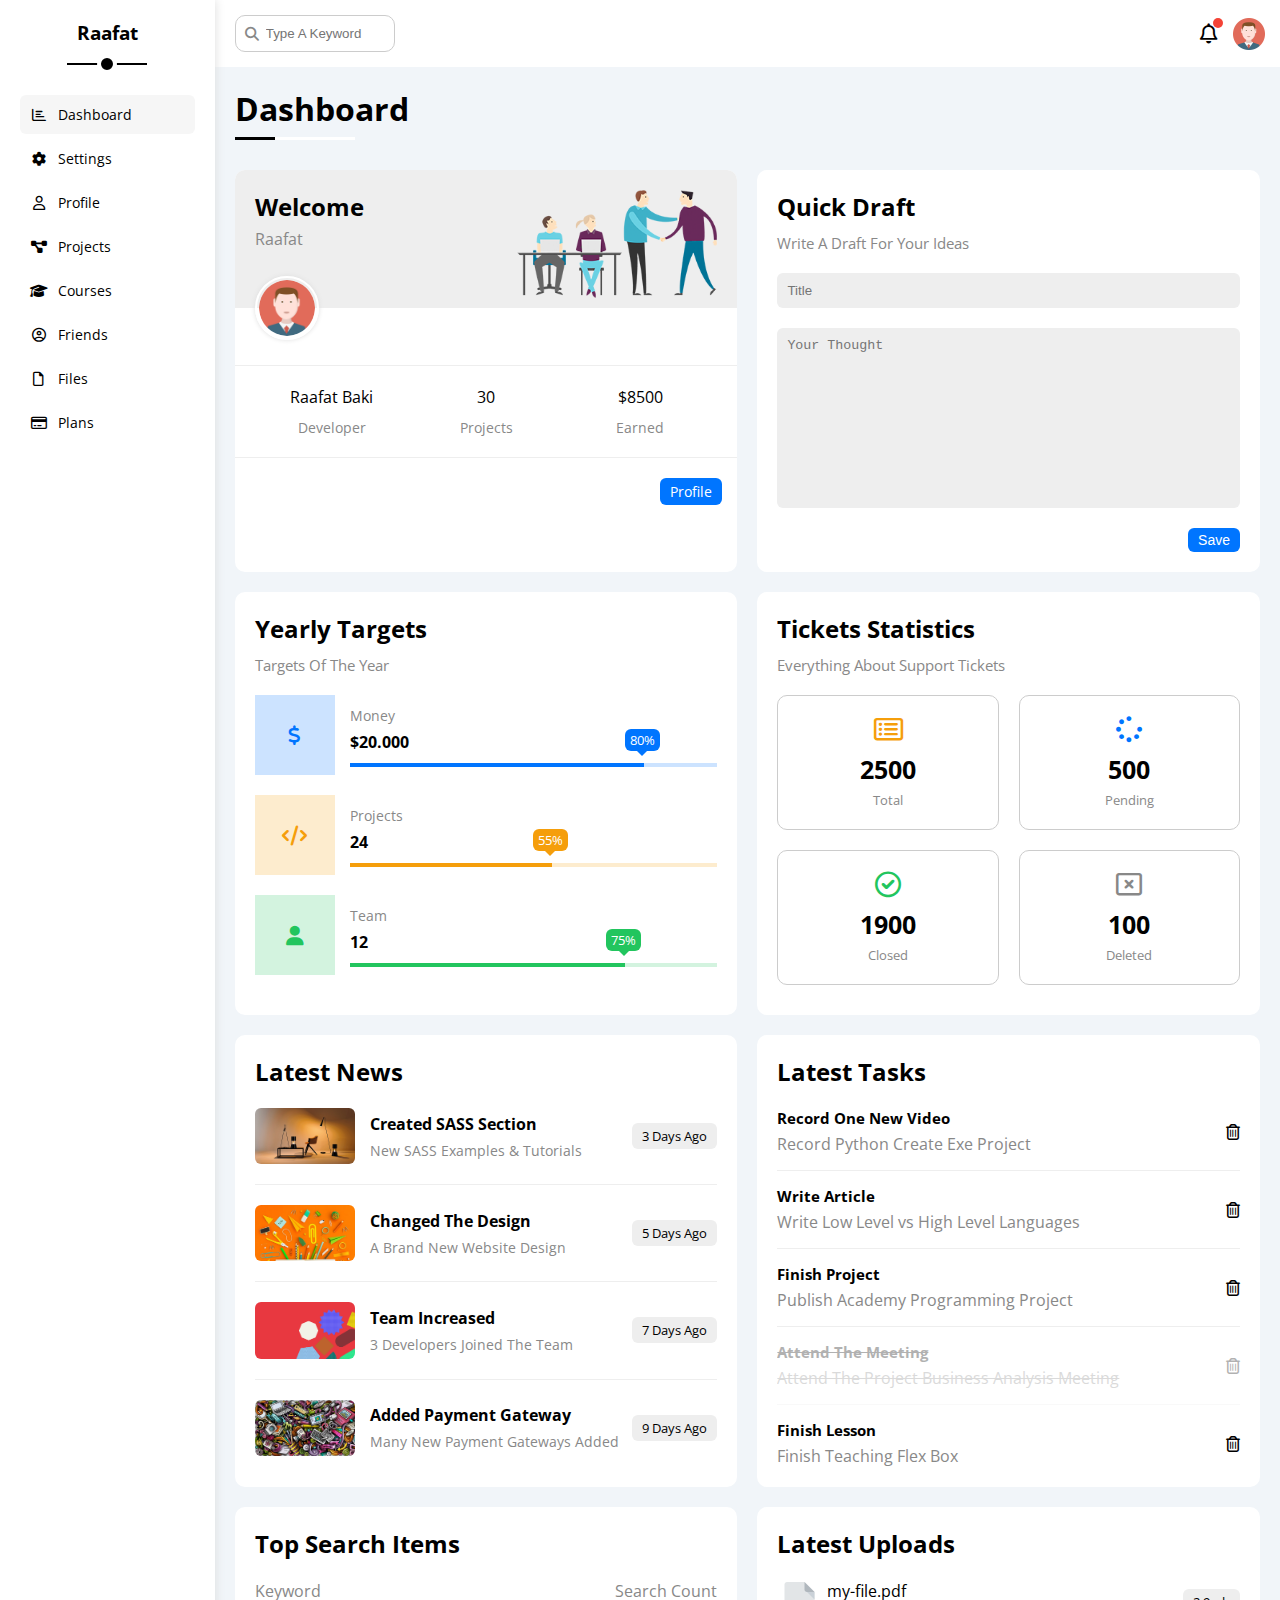
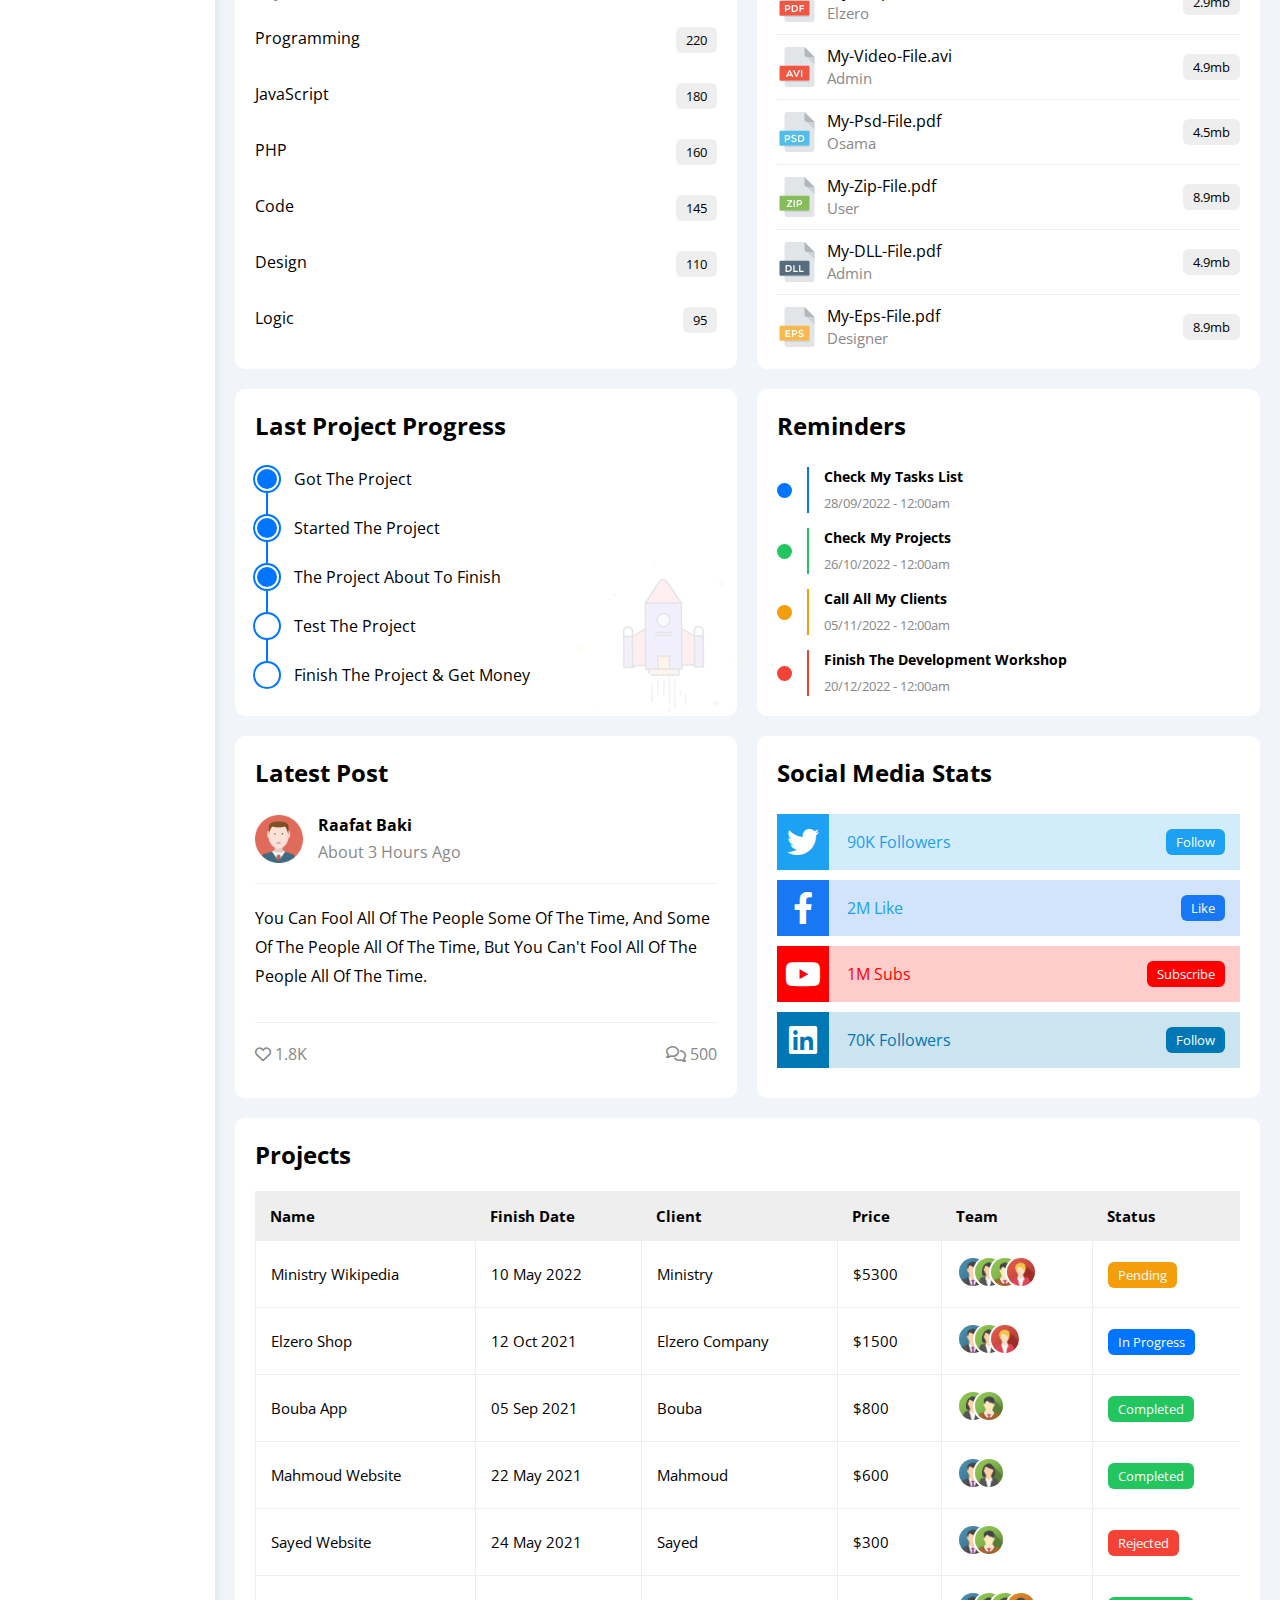
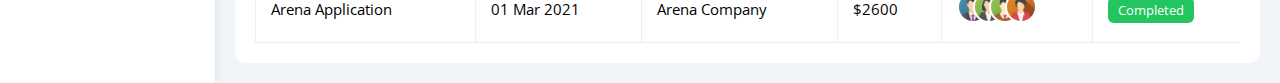
<file: index.html>
<!DOCTYPE html>
<html lang="en">
  <head>
    <meta charset="UTF-8" />
    <meta http-equiv="X-UA-Compatible" content="IE=edge" />
    <meta name="viewport" content="width=device-width, initial-scale=1.0" />
    <title>Dashboard</title>
    <link rel="stylesheet" href="css/all.min.css" />
    <link rel="stylesheet" href="css/framework.css" />
    <link rel="stylesheet" href="css/master.css" />
    <link rel="preconnect" href="https://fonts.googleapis.com" />
    <link rel="preconnect" href="https://fonts.gstatic.com" crossorigin />
    <link
      href="https://fonts.googleapis.com/css2?family=Open+Sans:wght@300;500&#038;display=swap"
      rel="stylesheet"
    />
  </head>
  <body>
    <div class="page d-flex">
      <div class="sidebar bg-white p-20 p-relative">
        <h3 class="p-relative txt-c mt-0">Raafat</h3>
        <ul>
          <li>
            <a class="active d-flex align-center fs-14 c-black rad-6 p-10" href="index.html">
              <i class="fa-regular fa-chart-bar fa-fw"></i>
              <span>Dashboard</span>
            </a>
          </li>
          <li>
            <a class="d-flex align-center fs-14 c-black rad-6 p-10" href="settings.html">
              <i class="fa-solid fa-gear fa-fw"></i>
              <span>Settings</span>
            </a>
          </li>
          <li>
            <a class="d-flex align-center fs-14 c-black rad-6 p-10" href="profile.html">
              <i class="fa-regular fa-user fa-fw"></i>
              <span>Profile</span>
            </a>
          </li>
          <li>
            <a class="d-flex align-center fs-14 c-black rad-6 p-10" href="projects.html">
              <i class="fa-solid fa-diagram-project fa-fw"></i>
              <span>Projects</span>
            </a>
          </li>
          <li>
            <a class="d-flex align-center fs-14 c-black rad-6 p-10" href="courses.html">
              <i class="fa-solid fa-graduation-cap fa-fw"></i>
              <span>Courses</span>
            </a>
          </li>
          <li>
            <a class="d-flex align-center fs-14 c-black rad-6 p-10" href="friends.html">
              <i class="fa-regular fa-circle-user fa-fw"></i>
              <span>Friends</span>
            </a>
          </li>
          <li>
            <a class="d-flex align-center fs-14 c-black rad-6 p-10" href="files.html">
              <i class="fa-regular fa-file fa-fw"></i>
              <span>Files</span>
            </a>
          </li>
          <li>
            <a class="d-flex align-center fs-14 c-black rad-6 p-10" href="plans.html">
              <i class="fa-regular fa-credit-card fa-fw"></i>
              <span>Plans</span>
            </a>
          </li>
        </ul>
      </div>
      <div class="content w-full">
        <!-- Start Head -->
        <div class="head bg-white p-15 between-flex">
          <div class="search p-relative">
            <input class="p-10" type="search" placeholder="Type A Keyword" />
          </div>
          <div class="icons d-flex align-center">
            <span class="notification p-relative">
              <i class="fa-regular fa-bell fa-lg"></i>
            </span>
            <img src="imgs/avatar.png" alt="" />
          </div>
        </div>
        <!-- End Head -->
        <h1 class="p-relative">Dashboard</h1>
        <div class="wrapper d-grid gap-20">
          <!-- Start Welcome Widget -->
          <div class="welcome bg-white rad-10 txt-c-mobile block-mobile">
            <div class="intro p-20 d-flex space-between bg-eee">
              <div>
                <h2 class="m-0">Welcome</h2>
                <p class="c-grey mt-5">Raafat</p>
              </div>
              <img class="hide-mobile" src="imgs/welcome.png" alt="" />
            </div>
            <img src="imgs/avatar.png" alt="" class="avatar" />
            <div class="body txt-c d-flex p-20 mt-20 mb-20 block-mobile">
              <div>Raafat Baki <span class="d-block c-grey fs-14 mt-10">Developer</span></div>
              <div>30 <span class="d-block c-grey fs-14 mt-10">Projects</span></div>
              <div>$8500 <span class="d-block c-grey fs-14 mt-10">Earned</span></div>
            </div>
            <a href="profile.html" class="visit d-block fs-14 bg-blue c-white w-fit btn-shape">Profile</a>
          </div>
          <!-- End Welcome Widget -->
          <!-- Start Quick Draft Widget -->
          <div class="quick-draft p-20 bg-white rad-10">
            <h2 class="mt-0 mb-10">Quick Draft</h2>
            <p class="mt-0 mb-20 c-grey fs-15">Write A Draft For Your Ideas</p>
            <form>
              <input class="d-block mb-20 w-full p-10 b-none bg-eee rad-6" type="text" placeholder="Title" />
              <textarea class="d-block mb-20 w-full p-10 b-none bg-eee rad-6" placeholder="Your Thought"></textarea>
              <input class="save d-block fs-14 bg-blue c-white b-none w-fit btn-shape" type="submit" value="Save" />
            </form>
          </div>
          <!-- End Quick Draft Widget -->
          <!-- Start Targets Widget -->
          <div class="targets p-20 bg-white rad-10">
            <h2 class="mt-0 mb-10">Yearly Targets</h2>
            <p class="mt-0 mb-20 c-grey fs-15">Targets Of The Year</p>
            <div class="target-row mb-20 blue center-flex">
              <div class="icon center-flex">
                <i class="fa-solid fa-dollar-sign fa-lg c-blue"></i>
              </div>
              <div class="details">
                <span class="fs-14 c-grey">Money</span>
                <span class="d-block mt-5 mb-10 fw-bold">$20.000</span>
                <div class="progress p-relative">
                  <span class="bg-blue blue" style="width: 80%">
                    <span class="bg-blue">80%</span>
                  </span>
                </div>
              </div>
            </div>
            <div class="target-row mb-20 center-flex orange">
              <div class="icon center-flex">
                <i class="fa-solid fa-code fa-lg c-orange"></i>
              </div>
              <div class="details">
                <span class="fs-14 c-grey">Projects</span>
                <span class="d-block mt-5 mb-10 fw-bold">24</span>
                <div class="progress p-relative">
                  <span class="bg-orange orange" style="width: 55%">
                    <span class="bg-orange">55%</span>
                  </span>
                </div>
              </div>
            </div>
            <div class="target-row mb-20 center-flex green">
              <div class="icon center-flex">
                <i class="fa-solid fa-user fa-lg c-green"></i>
              </div>
              <div class="details">
                <span class="fs-14 c-grey">Team</span>
                <span class="d-block mt-5 mb-10 fw-bold">12</span>
                <div class="progress p-relative">
                  <span class="bg-green green" style="width: 75%">
                    <span class="bg-green">75%</span>
                  </span>
                </div>
              </div>
            </div>
          </div>
          <!-- End Targets Widget -->
          <!-- Start Ticket Widget -->
          <div class="tickets p-20 bg-white rad-10">
            <h2 class="mt-0 mb-10">Tickets Statistics</h2>
            <p class="mt-0 mb-20 c-grey fs-15">Everything About Support Tickets</p>
            <div class="d-flex txt-c gap-20 f-wrap">
              <div class="box p-20 rad-10 fs-13 c-grey">
                <i class="fa-regular fa-rectangle-list fa-2x mb-10 c-orange"></i>
                <span class="d-block c-black fw-bold fs-25 mb-5">2500</span>
                Total
              </div>
              <div class="box p-20 rad-10 fs-13 c-grey">
                <i class="fa-solid fa-spinner fa-2x mb-10 c-blue"></i>
                <span class="d-block c-black fw-bold fs-25 mb-5">500</span>
                Pending
              </div>
              <div class="box p-20 rad-10 fs-13 c-grey">
                <i class="fa-regular fa-circle-check fa-2x mb-10 c-green"></i>
                <span class="d-block c-black fw-bold fs-25 mb-5">1900</span>
                Closed
              </div>
              <div class="box p-20 rad-10 fs-13 c-grey">
                <i class="fa-regular fa-rectangle-xmark fa-2x mb-10 c-red"></i>
                <span class="d-block c-black fw-bold fs-25 mb-5">100</span>
                Deleted
              </div>
            </div>
          </div>
          <!-- End Ticket Widget -->
          <!-- Start Latest News Widget -->
          <div class="latest-news p-20 bg-white rad-10 txt-c-mobile">
            <h2 class="mt-0 mb-20">Latest News</h2>
            <div class="news-row d-flex align-center">
              <img src="imgs/news-01.png" alt="" />
              <div class="info">
                <h3>Created SASS Section</h3>
                <p class="m-0 fs-14 c-grey">New SASS Examples & Tutorials</p>
              </div>
              <div class="btn-shape bg-eee fs-13 label">3 Days Ago</div>
            </div>
            <div class="news-row d-flex align-center">
              <img src="imgs/news-02.png" alt="" />
              <div class="info">
                <h3>Changed The Design</h3>
                <p class="m-0 fs-14 c-grey">A Brand New Website Design</p>
              </div>
              <div class="btn-shape bg-eee fs-13 label">5 Days Ago</div>
            </div>
            <div class="news-row d-flex align-center">
              <img src="imgs/news-03.png" alt="" />
              <div class="info">
                <h3>Team Increased</h3>
                <p class="m-0 fs-14 c-grey">3 Developers Joined The Team</p>
              </div>
              <div class="btn-shape bg-eee fs-13 label">7 Days Ago</div>
            </div>
            <div class="news-row d-flex align-center">
              <img src="imgs/news-04.png" alt="" />
              <div class="info">
                <h3>Added Payment Gateway</h3>
                <p class="m-0 fs-14 c-grey">Many New Payment Gateways Added</p>
              </div>
              <div class="btn-shape bg-eee fs-13 label">9 Days Ago</div>
            </div>
          </div>
          <!-- End Latest News Widget -->
          <!-- Start Tasks Widget -->
          <div class="tasks p-20 bg-white rad-10">
            <h2 class="mt-0 mb-20">Latest Tasks</h2>
            <div class="task-row between-flex">
              <div class="info">
                <h3 class="mt-0 mb-5 fs-15">Record One New Video</h3>
                <p class="m-0 c-grey">Record Python Create Exe Project</p>
              </div>
              <i class="fa-regular fa-trash-can delete"></i>
            </div>
            <div class="task-row between-flex">
              <div class="info">
                <h3 class="mt-0 mb-5 fs-15">Write Article</h3>
                <p class="m-0 c-grey">Write Low Level vs High Level Languages</p>
              </div>
              <i class="fa-regular fa-trash-can delete"></i>
            </div>
            <div class="task-row between-flex">
              <div class="info">
                <h3 class="mt-0 mb-5 fs-15">Finish Project</h3>
                <p class="m-0 c-grey">Publish Academy Programming Project</p>
              </div>
              <i class="fa-regular fa-trash-can delete"></i>
            </div>
            <div class="task-row between-flex done">
              <div class="info">
                <h3 class="mt-0 mb-5 fs-15">Attend The Meeting</h3>
                <p class="m-0 c-grey">Attend The Project Business Analysis Meeting</p>
              </div>
              <i class="fa-regular fa-trash-can delete"></i>
            </div>
            <div class="task-row between-flex">
              <div class="info">
                <h3 class="mt-0 mb-5 fs-15">Finish Lesson</h3>
                <p class="m-0 c-grey">Finish Teaching Flex Box</p>
              </div>
              <i class="fa-regular fa-trash-can delete"></i>
            </div>
          </div>
          <!-- End Tasks Widget -->
          <!-- Start Top Search Word Widget -->
          <div class="search-items p-20 bg-white rad-10">
            <h2 class="mt-0 mb-20">Top Search Items</h2>
            <div class="items-head d-flex space-between c-grey mb-10">
              <div>Keyword</div>
              <div>Search Count</div>
            </div>
            <div class="items d-flex space-between pt-15 pb-15">
              <span>Programming</span>
              <span class="bg-eee fs-13 btn-shape">220</span>
            </div>
            <div class="items d-flex space-between pt-15 pb-15">
              <span>JavaScript</span>
              <span class="bg-eee btn-shape fs-13">180</span>
            </div>
            <div class="items d-flex space-between pt-15 pb-15">
              <span>PHP</span>
              <span class="bg-eee btn-shape fs-13">160</span>
            </div>
            <div class="items d-flex space-between pt-15 pb-15">
              <span>Code</span>
              <span class="bg-eee btn-shape fs-13">145</span>
            </div>
            <div class="items d-flex space-between pt-15 pb-15">
              <span>Design</span>
              <span class="bg-eee btn-shape fs-13">110</span>
            </div>
            <div class="items d-flex space-between pt-15 pb-15">
              <span>Logic</span>
              <span class="bg-eee btn-shape fs-13">95</span>
            </div>
          </div>
          <!-- End Top Search Word Widget -->
          <!-- Start Latest Uploads Widget -->
          <div class="latest-uploads p-20 bg-white rad-10">
            <h2 class="mt-0 mb-20">Latest Uploads</h2>
            <ul class="m-0">
              <li class="between-flex pb-10 mb-10">
                <div class="d-flex align-center">
                  <img class="mr-10" src="imgs/pdf.svg" alt="" />
                  <div>
                    <span class="d-block">my-file.pdf</span>
                    <span class="fs-15 c-grey">Elzero</span>
                  </div>
                </div>
                <div class="bg-eee btn-shape fs-13">2.9mb</div>
              </li>
              <li class="between-flex pb-10 mb-10">
                <div class="d-flex align-center">
                  <img class="mr-10" src="imgs/avi.svg" alt="" />
                  <div>
                    <span class="d-block">My-Video-File.avi</span>
                    <span class="fs-15 c-grey">Admin</span>
                  </div>
                </div>
                <div class="bg-eee btn-shape fs-13">4.9mb</div>
              </li>
              <li class="between-flex pb-10 mb-10">
                <div class="d-flex align-center">
                  <img class="mr-10" src="imgs/psd.svg" alt="" />
                  <div>
                    <span class="d-block">My-Psd-File.pdf</span>
                    <span class="fs-15 c-grey">Osama</span>
                  </div>
                </div>
                <div class="bg-eee btn-shape fs-13">4.5mb</div>
              </li>
              <li class="between-flex pb-10 mb-10">
                <div class="d-flex align-center">
                  <img class="mr-10" src="imgs/zip.svg" alt="" />
                  <div>
                    <span class="d-block">My-Zip-File.pdf</span>
                    <span class="fs-15 c-grey">User</span>
                  </div>
                </div>
                <div class="bg-eee btn-shape fs-13">8.9mb</div>
              </li>
              <li class="between-flex pb-10 mb-10">
                <div class="d-flex align-center">
                  <img class="mr-10" src="imgs/dll.svg" alt="" />
                  <div>
                    <span class="d-block">My-DLL-File.pdf</span>
                    <span class="fs-15 c-grey">Admin</span>
                  </div>
                </div>
                <div class="bg-eee btn-shape fs-13">4.9mb</div>
              </li>
              <li class="between-flex">
                <div class="d-flex align-center">
                  <img class="mr-10" src="imgs/eps.svg" alt="" />
                  <div>
                    <span class="d-block">My-Eps-File.pdf</span>
                    <span class="fs-15 c-grey">Designer</span>
                  </div>
                </div>
                <div class="bg-eee btn-shape fs-13">8.9mb</div>
              </li>
            </ul>
          </div>
          <!-- End Latest Uploads Widget -->
          <!-- Start Last Project Progress Widget -->
          <div class="last-project p-20 bg-white rad-10 p-relative">
            <h2 class="mt-0 mb-20">Last Project Progress</h2>
            <ul class="m-0 p-relative">
              <li class="mt-25 d-flex align-center done">Got The Project</li>
              <li class="mt-25 d-flex align-center done">Started The Project</li>
              <li class="mt-25 d-flex align-center done">The Project About To Finish</li>
              <li class="mt-25 d-flex align-center current">Test The Project</li>
              <li class="mt-25 d-flex align-center">Finish The Project & Get Money</li>
            </ul>
            <img class="launch-icon hide-mobile" src="imgs/project.png" alt="" />
          </div>
          <!-- End Last Project Progress Widget -->
          <!-- Start Reminders Widget -->
          <div class="reminders p-20 bg-white rad-10 p-relative">
            <h2 class="mt-0 mb-25">Reminders</h2>
            <ul class="m-0">
              <li class="d-flex align-center mt-15">
                <span class="key bg-blue mr-15 d-block rad-half"></span>
                <div class="pl-15 blue">
                  <p class="fs-14 fw-bold mt-0 mb-5">Check My Tasks List</p>
                  <span class="fs-13 c-grey">28/09/2022 - 12:00am</span>
                </div>
              </li>
              <li class="d-flex align-center mt-15">
                <span class="key bg-green mr-15 d-block rad-half"></span>
                <div class="pl-15 green">
                  <p class="fs-14 fw-bold mt-0 mb-5">Check My Projects</p>
                  <span class="fs-13 c-grey">26/10/2022 - 12:00am</span>
                </div>
              </li>
              <li class="d-flex align-center mt-15">
                <span class="key bg-orange mr-15 d-block rad-half"></span>
                <div class="pl-15 orange">
                  <p class="fs-14 fw-bold mt-0 mb-5">Call All My Clients</p>
                  <span class="fs-13 c-grey">05/11/2022 - 12:00am</span>
                </div>
              </li>
              <li class="d-flex align-center mt-15">
                <span class="key bg-red mr-15 d-block rad-half"></span>
                <div class="pl-15 red">
                  <p class="fs-14 fw-bold mt-0 mb-5">Finish The Development Workshop</p>
                  <span class="fs-13 c-grey">20/12/2022 - 12:00am</span>
                </div>
              </li>
            </ul>
          </div>
          <!-- End Reminders Widget -->
          <!-- Start Latest Post Widget -->
          <div class="latest-post p-20 bg-white rad-10 p-relative">
            <h2 class="mt-0 mb-25">Latest Post</h2>
            <div class="top d-flex align-center">
              <img class="avatar mr-15" src="imgs/avatar.png" alt="" />
              <div class="info">
                <span class="d-block mb-5 fw-bold">Raafat Baki</span>
                <span class="c-grey">About 3 Hours Ago</span>
              </div>
            </div>
            <div class="post-content txt-c-mobile pt-20 pb-20 mt-20 mb-20">
              You can fool all of the people some of the time, and some of the people all of the time, but you can't
              fool all of the people all of the time.
            </div>
            <div class="post-stats between-flex c-grey">
              <div>
                <i class="fa-regular fa-heart"></i>
                <span>1.8K</span>
              </div>
              <div>
                <i class="fa-regular fa-comments"></i>
                <span>500</span>
              </div>
            </div>
          </div>
          <!-- End Latest Post Widget -->
          <!-- Start Social Media Stats Widget -->
          <div class="social-media p-20 bg-white rad-10 p-relative">
            <h2 class="mt-0 mb-25">Social Media Stats</h2>
            <div class="box twitter p-15 p-relative mb-10 between-flex">
              <i class="fa-brands fa-twitter fa-2x c-white h-full center-flex"></i>
              <span>90K Followers</span>
              <a class="fs-13 c-white btn-shape" href="#">Follow</a>
            </div>
            <div class="box facebook p-15 p-relative mb-10 between-flex">
              <i class="fa-brands fa-facebook-f fa-2x c-white h-full center-flex"></i>
              <span>2M Like</span>
              <a class="fs-13 c-white btn-shape" href="#">Like</a>
            </div>
            <div class="box youtube p-15 p-relative mb-10 between-flex">
              <i class="fa-brands fa-youtube fa-2x c-white h-full center-flex"></i>
              <span>1M Subs</span>
              <a class="fs-13 c-white btn-shape" href="#">Subscribe</a>
            </div>
            <div class="box linkedin p-15 p-relative mb-10 between-flex">
              <i class="fa-brands fa-linkedin fa-2x c-white h-full center-flex"></i>
              <span>70K Followers</span>
              <a class="fs-13 c-white btn-shape" href="#">Follow</a>
            </div>
          </div>
          <!-- End Social Media Stats Widget -->
        </div>
        <!-- Start Projects Table -->
        <div class="projects p-20 bg-white rad-10 m-20">
          <h2 class="mt-0 mb-20">Projects</h2>
          <div class="responsive-table">
            <table class="fs-15 w-full">
              <thead>
                <tr>
                  <td>Name</td>
                  <td>Finish Date</td>
                  <td>Client</td>
                  <td>Price</td>
                  <td>Team</td>
                  <td>Status</td>
                </tr>
              </thead>
              <tbody>
                <tr>
                  <td>Ministry Wikipedia</td>
                  <td>10 May 2022</td>
                  <td>Ministry</td>
                  <td>$5300</td>
                  <td>
                    <img src="imgs/team-01.png" alt="" />
                    <img src="imgs/team-02.png" alt="" />
                    <img src="imgs/team-03.png" alt="" />
                    <img src="imgs/team-05.png" alt="" />
                  </td>
                  <td>
                    <span class="label btn-shape bg-orange c-white">Pending</span>
                  </td>
                </tr>
                <tr>
                  <td>Elzero Shop</td>
                  <td>12 Oct 2021</td>
                  <td>Elzero Company</td>
                  <td>$1500</td>
                  <td>
                    <img src="imgs/team-01.png" alt="" />
                    <img src="imgs/team-02.png" alt="" />
                    <img src="imgs/team-05.png" alt="" />
                  </td>
                  <td><span class="label btn-shape bg-blue c-white">In Progress</span></td>
                </tr>
                <tr>
                  <td>Bouba App</td>
                  <td>05 Sep 2021</td>
                  <td>Bouba</td>
                  <td>$800</td>
                  <td>
                    <img src="imgs/team-02.png" alt="" />
                    <img src="imgs/team-03.png" alt="" />
                  </td>
                  <td><span class="label btn-shape bg-green c-white">Completed</span></td>
                </tr>
                <tr>
                  <td>Mahmoud Website</td>
                  <td>22 May 2021</td>
                  <td>Mahmoud</td>
                  <td>$600</td>
                  <td>
                    <img src="imgs/team-01.png" alt="" />
                    <img src="imgs/team-02.png" alt="" />
                  </td>
                  <td><span class="label btn-shape bg-green c-white">Completed</span></td>
                </tr>
                <tr>
                  <td>Sayed Website</td>
                  <td>24 May 2021</td>
                  <td>Sayed</td>
                  <td>$300</td>
                  <td>
                    <img src="imgs/team-01.png" alt="" />
                    <img src="imgs/team-03.png" alt="" />
                  </td>
                  <td><span class="label btn-shape bg-red c-white">Rejected</span></td>
                </tr>
                <tr>
                  <td>Arena Application</td>
                  <td>01 Mar 2021</td>
                  <td>Arena Company</td>
                  <td>$2600</td>
                  <td>
                    <img src="imgs/team-01.png" alt="" />
                    <img src="imgs/team-02.png" alt="" />
                    <img src="imgs/team-03.png" alt="" />
                    <img src="imgs/team-04.png" alt="" />
                  </td>
                  <td><span class="label btn-shape bg-green c-white">Completed</span></td>
                </tr>
              </tbody>
            </table>
          </div>
        </div>
        <!-- End Projects Table -->
      </div>
    </div>
  </body>
</html>
</file>
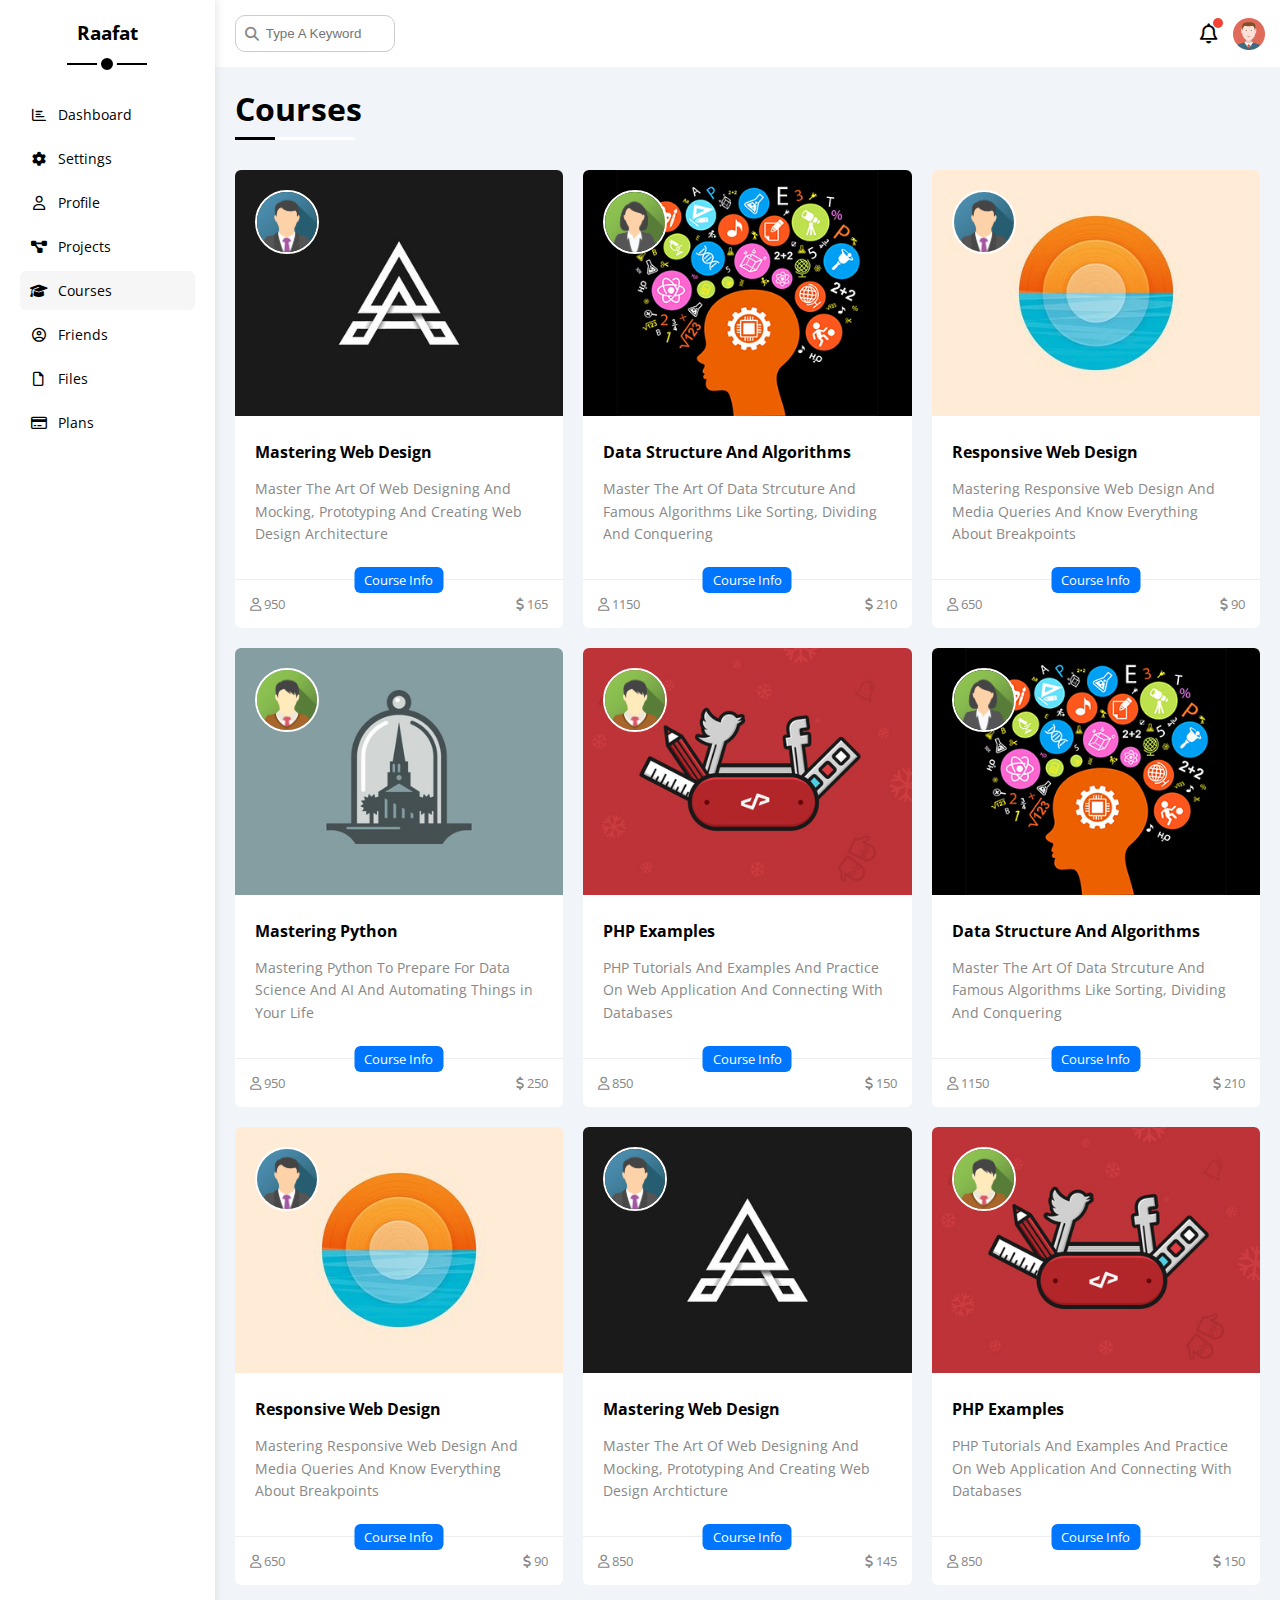
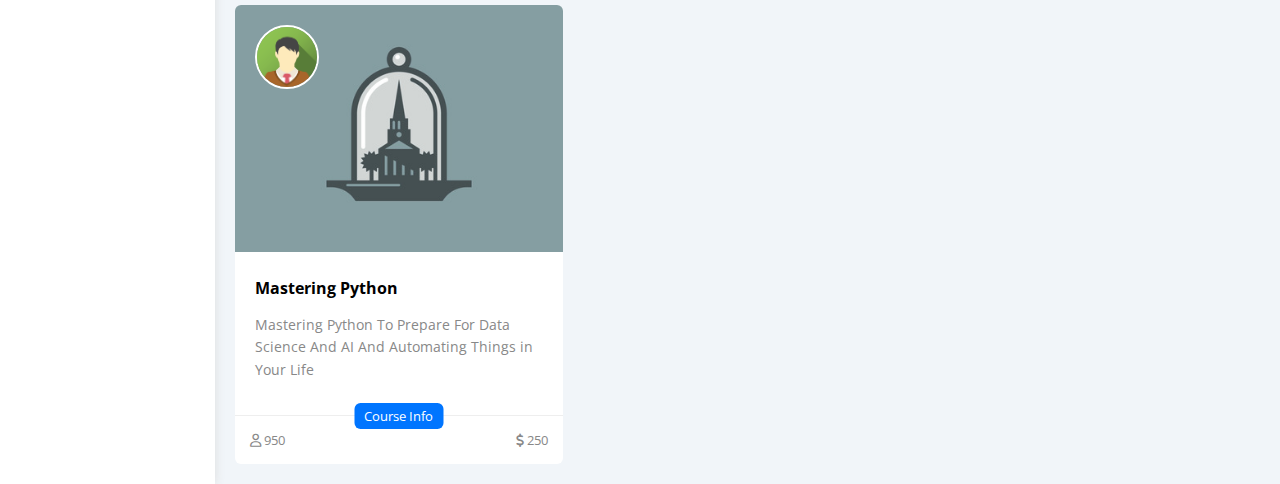
<file: courses.html>
<!DOCTYPE html>
<html lang="en">
  <head>
    <meta charset="UTF-8" />
    <meta http-equiv="X-UA-Compatible" content="IE=edge" />
    <meta name="viewport" content="width=device-width, initial-scale=1.0" />
    <title>Courses</title>
    <link rel="stylesheet" href="css/all.min.css" />
    <link rel="stylesheet" href="css/framework.css" />
    <link rel="stylesheet" href="css/master.css" />
    <link rel="preconnect" href="https://fonts.googleapis.com" />
    <link rel="preconnect" href="https://fonts.gstatic.com" crossorigin />
    <link
      href="https://fonts.googleapis.com/css2?family=Open+Sans:wght@300;500&#038;display=swap"
      rel="stylesheet"
    />
  </head>
  <body>
    <div class="page d-flex">
      <div class="sidebar bg-white p-20 p-relative">
        <h3 class="p-relative txt-c mt-0">Raafat</h3>
        <ul>
          <li>
            <a
              class="d-flex align-center fs-14 c-black rad-6 p-10"
              href="index.html"
            >
              <i class="fa-regular fa-chart-bar fa-fw"></i>
              <span>Dashboard</span>
            </a>
          </li>
          <li>
            <a
              class="d-flex align-center fs-14 c-black rad-6 p-10"
              href="settings.html"
            >
              <i class="fa-solid fa-gear fa-fw"></i>
              <span>Settings</span>
            </a>
          </li>
          <li>
            <a
              class="d-flex align-center fs-14 c-black rad-6 p-10"
              href="profile.html"
            >
              <i class="fa-regular fa-user fa-fw"></i>
              <span>Profile</span>
            </a>
          </li>
          <li>
            <a
              class="d-flex align-center fs-14 c-black rad-6 p-10"
              href="projects.html"
            >
              <i class="fa-solid fa-diagram-project fa-fw"></i>
              <span>Projects</span>
            </a>
          </li>
          <li>
            <a
              class="active d-flex align-center fs-14 c-black rad-6 p-10"
              href="courses.html"
            >
              <i class="fa-solid fa-graduation-cap fa-fw"></i>
              <span>Courses</span>
            </a>
          </li>
          <li>
            <a
              class="d-flex align-center fs-14 c-black rad-6 p-10"
              href="friends.html"
            >
              <i class="fa-regular fa-circle-user fa-fw"></i>
              <span>Friends</span>
            </a>
          </li>
          <li>
            <a
              class="d-flex align-center fs-14 c-black rad-6 p-10"
              href="files.html"
            >
              <i class="fa-regular fa-file fa-fw"></i>
              <span>Files</span>
            </a>
          </li>
          <li>
            <a
              class="d-flex align-center fs-14 c-black rad-6 p-10"
              href="plans.html"
            >
              <i class="fa-regular fa-credit-card fa-fw"></i>
              <span>Plans</span>
            </a>
          </li>
        </ul>
      </div>
      <div class="content w-full">
        <!-- Start Head -->
        <div class="head bg-white p-15 between-flex">
          <div class="search p-relative">
            <input class="p-10" type="search" placeholder="Type A Keyword" />
          </div>
          <div class="icons d-flex align-center">
            <span class="notification p-relative">
              <i class="fa-regular fa-bell fa-lg"></i>
            </span>
            <img src="imgs/avatar.png" alt="" />
          </div>
        </div>
        <!-- End Head -->
        <h1 class="p-relative">Courses</h1>
        <div class="courses-page d-grid m-20 gap-20">
          <div class="course bg-white rad-6 p-relative">
            <img class="cover" src="imgs/course-01.jpg" alt="" />
            <img class="instructor" src="imgs/team-01.png" alt="" />
            <div class="p-20">
              <h4 class="m-0">Mastering Web Design</h4>
              <p class="description c-grey mt-15 fs-14">
                Master The Art Of Web Designing And Mocking, Prototyping And Creating Web Design Architecture
              </p>
            </div>
            <div class="info p-15 p-relative between-flex">
              <span class="title bg-blue c-white btn-shape">Course Info</span>
              <span class="c-grey">
                <i class="fa-regular fa-user"></i>
                950
              </span>
              <span class="c-grey">
                <i class="fa-solid fa-dollar-sign"></i>
                165
              </span>
            </div>
          </div>
          <div class="course bg-white rad-6 p-relative">
            <img class="cover" src="imgs/course-02.jpg" alt="" />
            <img class="instructor" src="imgs/team-02.png" alt="" />
            <div class="p-20">
              <h4 class="m-0">Data Structure And Algorithms</h4>
              <p class="description c-grey mt-15 fs-14">
                Master The Art Of Data Strcuture And Famous Algorithms Like Sorting, Dividing And Conquering
              </p>
            </div>
            <div class="info p-15 p-relative between-flex">
              <span class="title bg-blue c-white btn-shape">Course Info</span>
              <span class="c-grey"> <i class="fa-regular fa-user"></i> 1150</span>
              <span class="c-grey"><i class="fa-solid fa-dollar-sign"></i> 210</span>
            </div>
          </div>
          <div class="course bg-white rad-6 p-relative">
            <img class="cover" src="imgs/course-03.jpg" alt="" />
            <img class="instructor" src="imgs/team-01.png" alt="" />
            <div class="p-20">
              <h4 class="m-0">Responsive Web Design</h4>
              <p class="description c-grey mt-15 fs-14">
                Mastering Responsive Web Design And Media Queries And Know Everything About Breakpoints
              </p>
            </div>
            <div class="info p-15 p-relative between-flex">
              <span class="title bg-blue c-white btn-shape">Course Info</span>
              <span class="c-grey"> <i class="fa-regular fa-user"></i> 650</span>
              <span class="c-grey"><i class="fa-solid fa-dollar-sign"></i> 90</span>
            </div>
          </div>
          <div class="course bg-white rad-6 p-relative">
            <img class="cover" src="imgs/course-04.jpg" alt="" />
            <img class="instructor" src="imgs/team-03.png" alt="" />
            <div class="p-20">
              <h4 class="m-0">Mastering Python</h4>
              <p class="description c-grey mt-15 fs-14">
                Mastering Python To Prepare For Data Science And AI And Automating Things in Your Life
              </p>
            </div>
            <div class="info p-15 p-relative between-flex">
              <span class="title bg-blue c-white btn-shape">Course Info</span>
              <span class="c-grey"> <i class="fa-regular fa-user"></i> 950</span>
              <span class="c-grey"><i class="fa-solid fa-dollar-sign"></i> 250</span>
            </div>
          </div>
          <div class="course bg-white rad-6 p-relative">
            <img class="cover" src="imgs/course-05.jpg" alt="" />
            <img class="instructor" src="imgs/team-03.png" alt="" />
            <div class="p-20">
              <h4 class="m-0">PHP Examples</h4>
              <p class="description c-grey mt-15 fs-14">
                PHP Tutorials And Examples And Practice On Web Application And Connecting With Databases
              </p>
            </div>
            <div class="info p-15 p-relative between-flex">
              <span class="title bg-blue c-white btn-shape">Course Info</span>
              <span class="c-grey"> <i class="fa-regular fa-user"></i> 850</span>
              <span class="c-grey"><i class="fa-solid fa-dollar-sign"></i> 150</span>
            </div>
          </div>
          <div class="course bg-white rad-6 p-relative">
            <img class="cover" src="imgs/course-02.jpg" alt="" />
            <img class="instructor" src="imgs/team-02.png" alt="" />
            <div class="p-20">
              <h4 class="m-0">Data Structure And Algorithms</h4>
              <p class="description c-grey mt-15 fs-14">
                Master The Art Of Data Strcuture And Famous Algorithms Like Sorting, Dividing And Conquering
              </p>
            </div>
            <div class="info p-15 p-relative between-flex">
              <span class="title bg-blue c-white btn-shape">Course Info</span>
              <span class="c-grey"> <i class="fa-regular fa-user"></i> 1150</span>
              <span class="c-grey"><i class="fa-solid fa-dollar-sign"></i> 210</span>
            </div>
          </div>
          <div class="course bg-white rad-6 p-relative">
            <img class="cover" src="imgs/course-03.jpg" alt="" />
            <img class="instructor" src="imgs/team-01.png" alt="" />
            <div class="p-20">
              <h4 class="m-0">Responsive Web Design</h4>
              <p class="description c-grey mt-15 fs-14">
                Mastering Responsive Web Design And Media Queries And Know Everything About Breakpoints
              </p>
            </div>
            <div class="info p-15 p-relative between-flex">
              <span class="title bg-blue c-white btn-shape">Course Info</span>
              <span class="c-grey"> <i class="fa-regular fa-user"></i> 650</span>
              <span class="c-grey"><i class="fa-solid fa-dollar-sign"></i> 90</span>
            </div>
          </div>
          <div class="course bg-white rad-6 p-relative">
            <img class="cover" src="imgs/course-01.jpg" alt="" />
            <img class="instructor" src="imgs/team-01.png" alt="" />
            <div class="p-20">
              <h4 class="m-0">Mastering Web Design</h4>
              <p class="description c-grey mt-15 fs-14">
                Master The Art Of Web Designing And Mocking, Prototyping And Creating Web Design Archticture
              </p>
            </div>
            <div class="info p-15 p-relative between-flex">
              <span class="title bg-blue c-white btn-shape">Course Info</span>
              <span class="c-grey"> <i class="fa-regular fa-user"></i> 850</span>
              <span class="c-grey"><i class="fa-solid fa-dollar-sign"></i> 145</span>
            </div>
          </div>
          <div class="course bg-white rad-6 p-relative">
            <img class="cover" src="imgs/course-05.jpg" alt="" />
            <img class="instructor" src="imgs/team-03.png" alt="" />
            <div class="p-20">
              <h4 class="m-0">PHP Examples</h4>
              <p class="description c-grey mt-15 fs-14">
                PHP Tutorials And Examples And Practice On Web Application And Connecting With Databases
              </p>
            </div>
            <div class="info p-15 p-relative between-flex">
              <span class="title bg-blue c-white btn-shape">Course Info</span>
              <span class="c-grey"> <i class="fa-regular fa-user"></i> 850</span>
              <span class="c-grey"><i class="fa-solid fa-dollar-sign"></i> 150</span>
            </div>
          </div>
          <div class="course bg-white rad-6 p-relative">
            <img class="cover" src="imgs/course-04.jpg" alt="" />
            <img class="instructor" src="imgs/team-03.png" alt="" />
            <div class="p-20">
              <h4 class="m-0">Mastering Python</h4>
              <p class="description c-grey mt-15 fs-14">
                Mastering Python To Prepare For Data Science And AI And Automating Things in Your Life
              </p>
            </div>
            <div class="info p-15 p-relative between-flex">
              <span class="title bg-blue c-white btn-shape">Course Info</span>
              <span class="c-grey"> <i class="fa-regular fa-user"></i> 950</span>
              <span class="c-grey"><i class="fa-solid fa-dollar-sign"></i> 250</span>
            </div>
          </div>
        </div>
      </div>
    </div>
  </body>
</html>
</file>
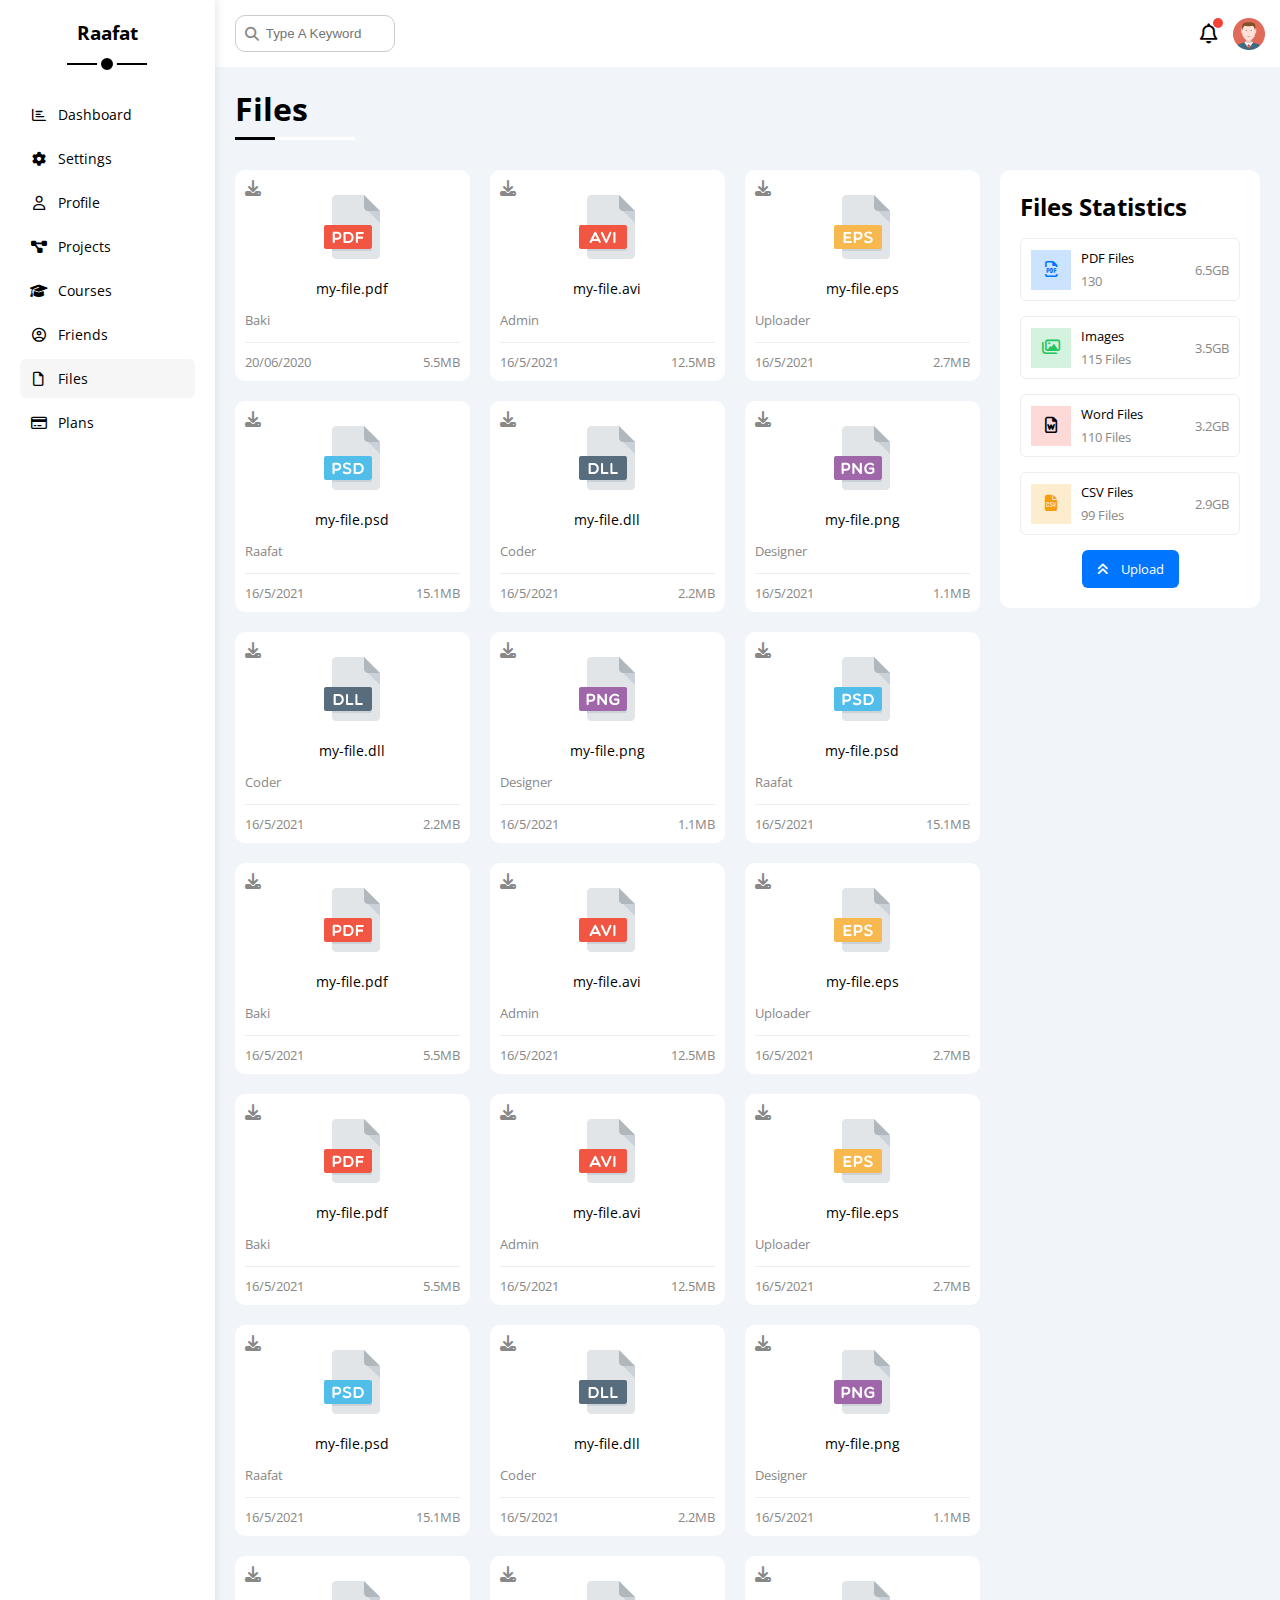
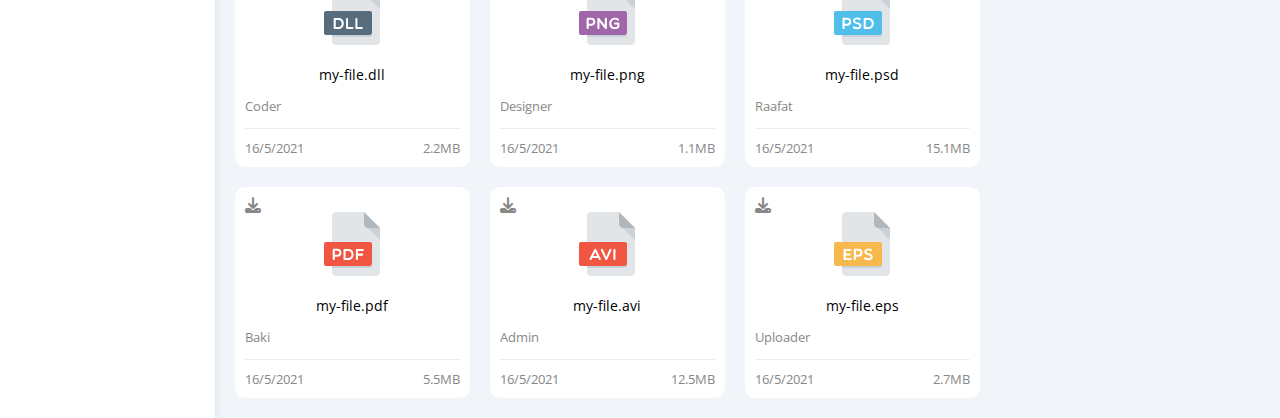
<file: files.html>
<!DOCTYPE html>
<html lang="en">
  <head>
    <meta charset="UTF-8" />
    <meta http-equiv="X-UA-Compatible" content="IE=edge" />
    <meta name="viewport" content="width=device-width, initial-scale=1.0" />
    <title>Files</title>
    <link rel="stylesheet" href="css/all.min.css" />
    <link rel="stylesheet" href="css/framework.css" />
    <link rel="stylesheet" href="css/master.css" />
    <link rel="preconnect" href="https://fonts.googleapis.com" />
    <link rel="preconnect" href="https://fonts.gstatic.com" crossorigin />
    <link
      href="https://fonts.googleapis.com/css2?family=Open+Sans:wght@300;500&#038;display=swap"
      rel="stylesheet"
    />
  </head>
  <body>
    <div class="page d-flex">
      <div class="sidebar bg-white p-20 p-relative">
        <h3 class="p-relative txt-c mt-0">Raafat</h3>
        <ul>
          <li>
            <a
              class="d-flex align-center fs-14 c-black rad-6 p-10"
              href="index.html"
            >
              <i class="fa-regular fa-chart-bar fa-fw"></i>
              <span>Dashboard</span>
            </a>
          </li>
          <li>
            <a
              class="d-flex align-center fs-14 c-black rad-6 p-10"
              href="settings.html"
            >
              <i class="fa-solid fa-gear fa-fw"></i>
              <span>Settings</span>
            </a>
          </li>
          <li>
            <a
              class="d-flex align-center fs-14 c-black rad-6 p-10"
              href="profile.html"
            >
              <i class="fa-regular fa-user fa-fw"></i>
              <span>Profile</span>
            </a>
          </li>
          <li>
            <a
              class="d-flex align-center fs-14 c-black rad-6 p-10"
              href="projects.html"
            >
              <i class="fa-solid fa-diagram-project fa-fw"></i>
              <span>Projects</span>
            </a>
          </li>
          <li>
            <a
              class="d-flex align-center fs-14 c-black rad-6 p-10"
              href="courses.html"
            >
              <i class="fa-solid fa-graduation-cap fa-fw"></i>
              <span>Courses</span>
            </a>
          </li>
          <li>
            <a
              class="d-flex align-center fs-14 c-black rad-6 p-10"
              href="friends.html"
            >
              <i class="fa-regular fa-circle-user fa-fw"></i>
              <span>Friends</span>
            </a>
          </li>
          <li>
            <a
              class="active d-flex align-center fs-14 c-black rad-6 p-10"
              href="files.html"
            >
              <i class="fa-regular fa-file fa-fw"></i>
              <span>Files</span>
            </a>
          </li>
          <li>
            <a
              class="d-flex align-center fs-14 c-black rad-6 p-10"
              href="plans.html"
            >
              <i class="fa-regular fa-credit-card fa-fw"></i>
              <span>Plans</span>
            </a>
          </li>
        </ul>
      </div>
      <div class="content w-full">
        <!-- Start Head -->
        <div class="head bg-white p-15 between-flex">
          <div class="search p-relative">
            <input class="p-10" type="search" placeholder="Type A Keyword" />
          </div>
          <div class="icons d-flex align-center">
            <span class="notification p-relative">
              <i class="fa-regular fa-bell fa-lg"></i>
            </span>
            <img src="imgs/avatar.png" alt="" />
          </div>
        </div>
        <!-- End Head -->
        <h1 class="p-relative">Files</h1>
        <div class="files-page d-flex m-20 gap-20">
          <div class="files-stats p-20 bg-white rad-10">
            <h2 class="mt-0 mb-15 txt-c-mobile">Files Statistics</h2>
            <div class="d-flex align-center border-eee p-10 rad-6 mb-15 fs-13">
              <i class="fa-regular fa-file-pdf fa-lg blue center-flex c-blue icon"></i>
              <div class="info">
                <span>PDF Files</span>
                <span class="c-grey d-block mt-5">130</span>
              </div>
              <div class="size c-grey">6.5GB</div>
            </div>
            <div class="d-flex align-center border-eee p-10 rad-6 mb-15 fs-13">
              <i class="fa-regular fa-images fa-lg green center-flex c-green icon"></i>
              <div class="info">
                <span>Images</span>
                <span class="c-grey d-block mt-5">115 Files</span>
              </div>
              <div class="size c-grey">3.5GB</div>
            </div>
            <div class="d-flex align-center border-eee p-10 rad-6 mb-15 fs-13">
              <i class="fa-regular fa-file-word fa-lg red center-flex c-red icon"></i>
              <div class="info">
                <span>Word Files</span>
                <span class="c-grey d-block mt-5">110 Files</span>
              </div>
              <div class="size c-grey">3.2GB</div>
            </div>
            <div class="d-flex align-center border-eee p-10 rad-6 fs-13">
              <i class="fa-solid fa-file-csv fa-lg orange center-flex c-orange icon"></i>
              <div class="info">
                <span>CSV Files</span>
                <span class="c-grey d-block mt-5">99 Files</span>
              </div>
              <div class="size c-grey">2.9GB</div>
            </div>
            <a class="upload bg-blue c-white fs-13 rad-6 d-block w-fit" href="#">
              <i class="fa-solid fa-angles-up mr-10"></i>
              Upload
            </a>
          </div>
          <div class="files-content d-grid gap-20">
            <div class="file bg-white p-10 rad-10">
              <i class="fa-solid fa-download c-grey p-absolute"></i>
              <div class="icon txt-c">
                <img class="mt-15 mb-15" src="imgs/pdf.svg" alt="" />
              </div>
              <div class="txt-c mb-10 fs-14">my-file.pdf</div>
              <p class="c-grey fs-13">Baki</p>
              <div class="info between-flex mt-10 pt-10 fs-13 c-grey">
                <span>20/06/2020</span>
                <span>5.5MB</span>
              </div>
            </div>
            <div class="file bg-white p-10 rad-10">
              <i class="fa-solid fa-download c-grey p-absolute"></i>
              <div class="icon txt-c">
                <img class="mt-15 mb-15" src="imgs/avi.svg" alt="" />
              </div>
              <div class="txt-c mb-10 fs-14">my-file.avi</div>
              <p class="c-grey fs-13">Admin</p>
              <div class="info between-flex mt-10 pt-10 fs-13 c-grey">
                <span>16/5/2021</span>
                <span>12.5MB</span>
              </div>
            </div>
            <div class="file bg-white p-10 rad-10">
              <i class="fa-solid fa-download c-grey p-absolute"></i>
              <div class="icon txt-c">
                <img class="mt-15 mb-15" src="imgs/eps.svg" alt="" />
              </div>
              <div class="txt-c mb-10 fs-14">my-file.eps</div>
              <p class="c-grey fs-13">Uploader</p>
              <div class="info between-flex mt-10 pt-10 fs-13 c-grey">
                <span>16/5/2021</span>
                <span>2.7MB</span>
              </div>
            </div>
            <div class="file bg-white p-10 rad-10">
              <i class="fa-solid fa-download c-grey p-absolute"></i>
              <div class="icon txt-c">
                <img class="mt-15 mb-15" src="imgs/psd.svg" alt="" />
              </div>
              <div class="txt-c mb-10 fs-14">my-file.psd</div>
              <p class="c-grey fs-13">Raafat</p>
              <div class="info between-flex mt-10 pt-10 fs-13 c-grey">
                <span>16/5/2021</span>
                <span>15.1MB</span>
              </div>
            </div>
            <div class="file bg-white p-10 rad-10">
              <i class="fa-solid fa-download c-grey p-absolute"></i>
              <div class="icon txt-c">
                <img class="mt-15 mb-15" src="imgs/dll.svg" alt="" />
              </div>
              <div class="txt-c mb-10 fs-14">my-file.dll</div>
              <p class="c-grey fs-13">Coder</p>
              <div class="info between-flex mt-10 pt-10 fs-13 c-grey">
                <span>16/5/2021</span>
                <span>2.2MB</span>
              </div>
            </div>
            <div class="file bg-white p-10 rad-10">
              <i class="fa-solid fa-download c-grey p-absolute"></i>
              <div class="icon txt-c">
                <img class="mt-15 mb-15" src="imgs/png.svg" alt="" />
              </div>
              <div class="txt-c mb-10 fs-14">my-file.png</div>
              <p class="c-grey fs-13">Designer</p>
              <div class="info between-flex mt-10 pt-10 fs-13 c-grey">
                <span>16/5/2021</span>
                <span>1.1MB</span>
              </div>
            </div>
            <div class="file bg-white p-10 rad-10">
              <i class="fa-solid fa-download c-grey p-absolute"></i>
              <div class="icon txt-c">
                <img class="mt-15 mb-15" src="imgs/dll.svg" alt="" />
              </div>
              <div class="txt-c mb-10 fs-14">my-file.dll</div>
              <p class="c-grey fs-13">Coder</p>
              <div class="info between-flex mt-10 pt-10 fs-13 c-grey">
                <span>16/5/2021</span>
                <span>2.2MB</span>
              </div>
            </div>
            <div class="file bg-white p-10 rad-10">
              <i class="fa-solid fa-download c-grey p-absolute"></i>
              <div class="icon txt-c">
                <img class="mt-15 mb-15" src="imgs/png.svg" alt="" />
              </div>
              <div class="txt-c mb-10 fs-14">my-file.png</div>
              <p class="c-grey fs-13">Designer</p>
              <div class="info between-flex mt-10 pt-10 fs-13 c-grey">
                <span>16/5/2021</span>
                <span>1.1MB</span>
              </div>
            </div>
            <div class="file bg-white p-10 rad-10">
              <i class="fa-solid fa-download c-grey p-absolute"></i>
              <div class="icon txt-c">
                <img class="mt-15 mb-15" src="imgs/psd.svg" alt="" />
              </div>
              <div class="txt-c mb-10 fs-14">my-file.psd</div>
              <p class="c-grey fs-13">Raafat</p>
              <div class="info between-flex mt-10 pt-10 fs-13 c-grey">
                <span>16/5/2021</span>
                <span>15.1MB</span>
              </div>
            </div>
            <div class="file bg-white p-10 rad-10">
              <i class="fa-solid fa-download c-grey p-absolute"></i>
              <div class="icon txt-c">
                <img class="mt-15 mb-15" src="imgs/pdf.svg" alt="" />
              </div>
              <div class="txt-c mb-10 fs-14">my-file.pdf</div>
              <p class="c-grey fs-13">Baki</p>
              <div class="info between-flex mt-10 pt-10 fs-13 c-grey">
                <span>16/5/2021</span>
                <span>5.5MB</span>
              </div>
            </div>
            <div class="file bg-white p-10 rad-10">
              <i class="fa-solid fa-download c-grey p-absolute"></i>
              <div class="icon txt-c">
                <img class="mt-15 mb-15" src="imgs/avi.svg" alt="" />
              </div>
              <div class="txt-c mb-10 fs-14">my-file.avi</div>
              <p class="c-grey fs-13">Admin</p>
              <div class="info between-flex mt-10 pt-10 fs-13 c-grey">
                <span>16/5/2021</span>
                <span>12.5MB</span>
              </div>
            </div>
            <div class="file bg-white p-10 rad-10">
              <i class="fa-solid fa-download c-grey p-absolute"></i>
              <div class="icon txt-c">
                <img class="mt-15 mb-15" src="imgs/eps.svg" alt="" />
              </div>
              <div class="txt-c mb-10 fs-14">my-file.eps</div>
              <p class="c-grey fs-13">Uploader</p>
              <div class="info between-flex mt-10 pt-10 fs-13 c-grey">
                <span>16/5/2021</span>
                <span>2.7MB</span>
              </div>
            </div>
            <div class="file bg-white p-10 rad-10">
              <i class="fa-solid fa-download c-grey p-absolute"></i>
              <div class="icon txt-c">
                <img class="mt-15 mb-15" src="imgs/pdf.svg" alt="" />
              </div>
              <div class="txt-c mb-10 fs-14">my-file.pdf</div>
              <p class="c-grey fs-13">Baki</p>
              <div class="info between-flex mt-10 pt-10 fs-13 c-grey">
                <span>16/5/2021</span>
                <span>5.5MB</span>
              </div>
            </div>
            <div class="file bg-white p-10 rad-10">
              <i class="fa-solid fa-download c-grey p-absolute"></i>
              <div class="icon txt-c">
                <img class="mt-15 mb-15" src="imgs/avi.svg" alt="" />
              </div>
              <div class="txt-c mb-10 fs-14">my-file.avi</div>
              <p class="c-grey fs-13">Admin</p>
              <div class="info between-flex mt-10 pt-10 fs-13 c-grey">
                <span>16/5/2021</span>
                <span>12.5MB</span>
              </div>
            </div>
            <div class="file bg-white p-10 rad-10">
              <i class="fa-solid fa-download c-grey p-absolute"></i>
              <div class="icon txt-c">
                <img class="mt-15 mb-15" src="imgs/eps.svg" alt="" />
              </div>
              <div class="txt-c mb-10 fs-14">my-file.eps</div>
              <p class="c-grey fs-13">Uploader</p>
              <div class="info between-flex mt-10 pt-10 fs-13 c-grey">
                <span>16/5/2021</span>
                <span>2.7MB</span>
              </div>
            </div>
            <div class="file bg-white p-10 rad-10">
              <i class="fa-solid fa-download c-grey p-absolute"></i>
              <div class="icon txt-c">
                <img class="mt-15 mb-15" src="imgs/psd.svg" alt="" />
              </div>
              <div class="txt-c mb-10 fs-14">my-file.psd</div>
              <p class="c-grey fs-13">Raafat</p>
              <div class="info between-flex mt-10 pt-10 fs-13 c-grey">
                <span>16/5/2021</span>
                <span>15.1MB</span>
              </div>
            </div>
            <div class="file bg-white p-10 rad-10">
              <i class="fa-solid fa-download c-grey p-absolute"></i>
              <div class="icon txt-c">
                <img class="mt-15 mb-15" src="imgs/dll.svg" alt="" />
              </div>
              <div class="txt-c mb-10 fs-14">my-file.dll</div>
              <p class="c-grey fs-13">Coder</p>
              <div class="info between-flex mt-10 pt-10 fs-13 c-grey">
                <span>16/5/2021</span>
                <span>2.2MB</span>
              </div>
            </div>
            <div class="file bg-white p-10 rad-10">
              <i class="fa-solid fa-download c-grey p-absolute"></i>
              <div class="icon txt-c">
                <img class="mt-15 mb-15" src="imgs/png.svg" alt="" />
              </div>
              <div class="txt-c mb-10 fs-14">my-file.png</div>
              <p class="c-grey fs-13">Designer</p>
              <div class="info between-flex mt-10 pt-10 fs-13 c-grey">
                <span>16/5/2021</span>
                <span>1.1MB</span>
              </div>
            </div>
            <div class="file bg-white p-10 rad-10">
              <i class="fa-solid fa-download c-grey p-absolute"></i>
              <div class="icon txt-c">
                <img class="mt-15 mb-15" src="imgs/dll.svg" alt="" />
              </div>
              <div class="txt-c mb-10 fs-14">my-file.dll</div>
              <p class="c-grey fs-13">Coder</p>
              <div class="info between-flex mt-10 pt-10 fs-13 c-grey">
                <span>16/5/2021</span>
                <span>2.2MB</span>
              </div>
            </div>
            <div class="file bg-white p-10 rad-10">
              <i class="fa-solid fa-download c-grey p-absolute"></i>
              <div class="icon txt-c">
                <img class="mt-15 mb-15" src="imgs/png.svg" alt="" />
              </div>
              <div class="txt-c mb-10 fs-14">my-file.png</div>
              <p class="c-grey fs-13">Designer</p>
              <div class="info between-flex mt-10 pt-10 fs-13 c-grey">
                <span>16/5/2021</span>
                <span>1.1MB</span>
              </div>
            </div>
            <div class="file bg-white p-10 rad-10">
              <i class="fa-solid fa-download c-grey p-absolute"></i>
              <div class="icon txt-c">
                <img class="mt-15 mb-15" src="imgs/psd.svg" alt="" />
              </div>
              <div class="txt-c mb-10 fs-14">my-file.psd</div>
              <p class="c-grey fs-13">Raafat</p>
              <div class="info between-flex mt-10 pt-10 fs-13 c-grey">
                <span>16/5/2021</span>
                <span>15.1MB</span>
              </div>
            </div>
            <div class="file bg-white p-10 rad-10">
              <i class="fa-solid fa-download c-grey p-absolute"></i>
              <div class="icon txt-c">
                <img class="mt-15 mb-15" src="imgs/pdf.svg" alt="" />
              </div>
              <div class="txt-c mb-10 fs-14">my-file.pdf</div>
              <p class="c-grey fs-13">Baki</p>
              <div class="info between-flex mt-10 pt-10 fs-13 c-grey">
                <span>16/5/2021</span>
                <span>5.5MB</span>
              </div>
            </div>
            <div class="file bg-white p-10 rad-10">
              <i class="fa-solid fa-download c-grey p-absolute"></i>
              <div class="icon txt-c">
                <img class="mt-15 mb-15" src="imgs/avi.svg" alt="" />
              </div>
              <div class="txt-c mb-10 fs-14">my-file.avi</div>
              <p class="c-grey fs-13">Admin</p>
              <div class="info between-flex mt-10 pt-10 fs-13 c-grey">
                <span>16/5/2021</span>
                <span>12.5MB</span>
              </div>
            </div>
            <div class="file bg-white p-10 rad-10">
              <i class="fa-solid fa-download c-grey p-absolute"></i>
              <div class="icon txt-c">
                <img class="mt-15 mb-15" src="imgs/eps.svg" alt="" />
              </div>
              <div class="txt-c mb-10 fs-14">my-file.eps</div>
              <p class="c-grey fs-13">Uploader</p>
              <div class="info between-flex mt-10 pt-10 fs-13 c-grey">
                <span>16/5/2021</span>
                <span>2.7MB</span>
              </div>
            </div>
          </div>
        </div>
      </div>
    </div>
  </body>
</html>
</file>
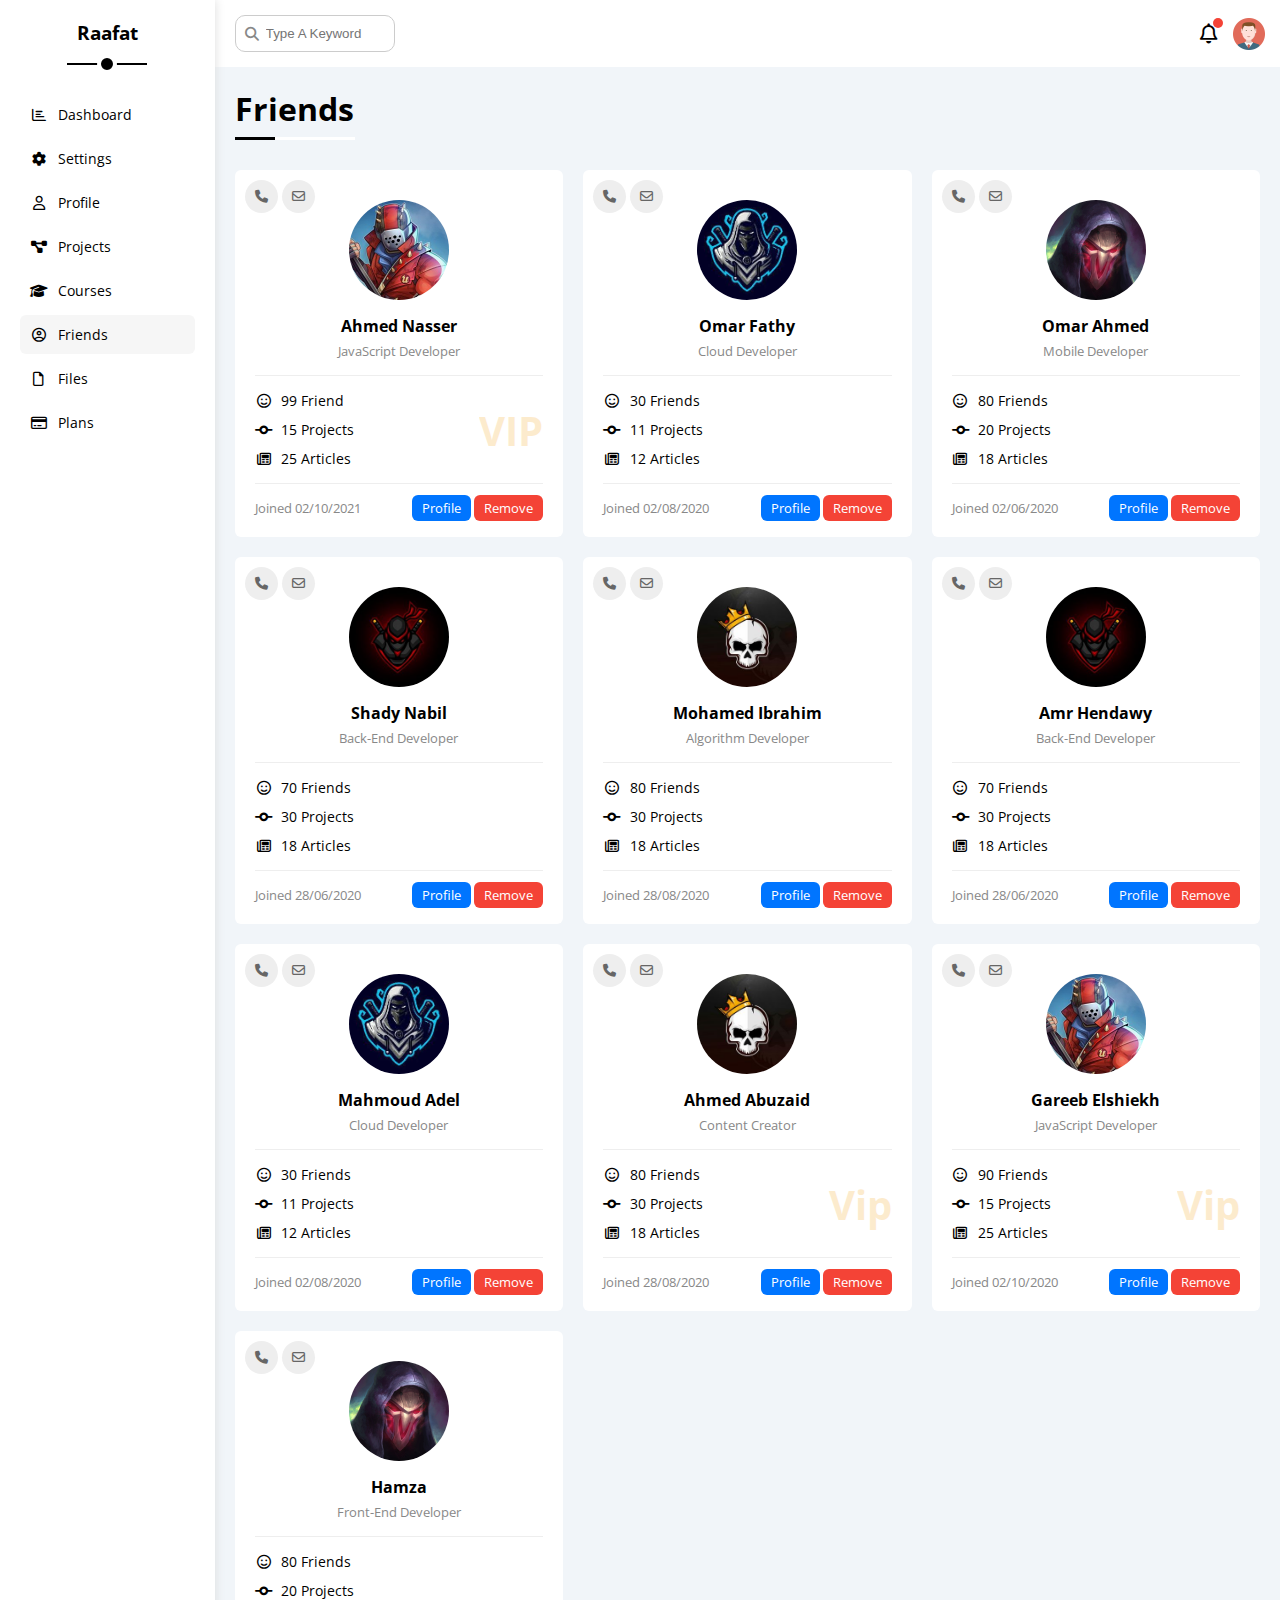
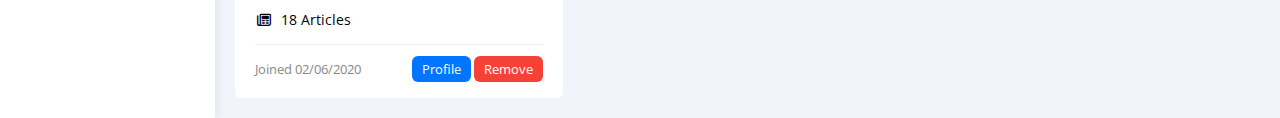
<file: friends.html>
<!DOCTYPE html>
<html lang="en">
  <head>
    <meta charset="UTF-8" />
    <meta http-equiv="X-UA-Compatible" content="IE=edge" />
    <meta name="viewport" content="width=device-width, initial-scale=1.0" />
    <title>Friends</title>
    <link rel="stylesheet" href="css/all.min.css" />
    <link rel="stylesheet" href="css/framework.css" />
    <link rel="stylesheet" href="css/master.css" />
    <link rel="preconnect" href="https://fonts.googleapis.com" />
    <link rel="preconnect" href="https://fonts.gstatic.com" crossorigin />
    <link
      href="https://fonts.googleapis.com/css2?family=Open+Sans:wght@300;500&#038;display=swap"
      rel="stylesheet"
    />
  </head>
  <body>
    <div class="page d-flex">
      <div class="sidebar bg-white p-20 p-relative">
        <h3 class="p-relative txt-c mt-0">Raafat</h3>
        <ul>
          <li>
            <a
              class="d-flex align-center fs-14 c-black rad-6 p-10"
              href="index.html"
            >
              <i class="fa-regular fa-chart-bar fa-fw"></i>
              <span>Dashboard</span>
            </a>
          </li>
          <li>
            <a
              class="d-flex align-center fs-14 c-black rad-6 p-10"
              href="settings.html"
            >
              <i class="fa-solid fa-gear fa-fw"></i>
              <span>Settings</span>
            </a>
          </li>
          <li>
            <a
              class="d-flex align-center fs-14 c-black rad-6 p-10"
              href="profile.html"
            >
              <i class="fa-regular fa-user fa-fw"></i>
              <span>Profile</span>
            </a>
          </li>
          <li>
            <a
              class="d-flex align-center fs-14 c-black rad-6 p-10"
              href="projects.html"
            >
              <i class="fa-solid fa-diagram-project fa-fw"></i>
              <span>Projects</span>
            </a>
          </li>
          <li>
            <a
              class="d-flex align-center fs-14 c-black rad-6 p-10"
              href="courses.html"
            >
              <i class="fa-solid fa-graduation-cap fa-fw"></i>
              <span>Courses</span>
            </a>
          </li>
          <li>
            <a
              class="active d-flex align-center fs-14 c-black rad-6 p-10"
              href="friends.html"
            >
              <i class="fa-regular fa-circle-user fa-fw"></i>
              <span>Friends</span>
            </a>
          </li>
          <li>
            <a
              class="d-flex align-center fs-14 c-black rad-6 p-10"
              href="files.html"
            >
              <i class="fa-regular fa-file fa-fw"></i>
              <span>Files</span>
            </a>
          </li>
          <li>
            <a
              class="d-flex align-center fs-14 c-black rad-6 p-10"
              href="plans.html"
            >
              <i class="fa-regular fa-credit-card fa-fw"></i>
              <span>Plans</span>
            </a>
          </li>
        </ul>
      </div>
      <div class="content w-full">
        <!-- Start Head -->
        <div class="head bg-white p-15 between-flex">
          <div class="search p-relative">
            <input class="p-10" type="search" placeholder="Type A Keyword" />
          </div>
          <div class="icons d-flex align-center">
            <span class="notification p-relative">
              <i class="fa-regular fa-bell fa-lg"></i>
            </span>
            <img src="imgs/avatar.png" alt="" />
          </div>
        </div>
        <!-- End Head -->
        <h1 class="p-relative">Friends</h1>
        <div class="friends-page d-grid m-20 gap-20">
          <div class="friend bg-white rad-6 p-20 p-relative">
            <div class="contact">
              <i class="fa-solid fa-phone"></i>
              <i class="fa-regular fa-envelope"></i>
            </div>
            <div class="txt-c">
              <img class="rad-half mt-10 mb-10 w-100 h-100" src="imgs/friend-01.jpg" alt="" />
              <h4 class="m-0">Ahmed Nasser</h4>
              <p class="c-grey fs-13 mt-5 mb-0">JavaScript Developer</p>
            </div>
            <div class="icons fs-14 p-relative">
              <div class="mb-10">
                <i class="fa-regular fa-face-smile fa-fw"></i>
                <span>99 Friend</span>
              </div>
              <div class="mb-10">
                <i class="fa-solid fa-code-commit fa-fw"></i>
                <span>15 Projects</span>
              </div>
              <div>
                <i class="fa-regular fa-newspaper fa-fw"></i>
                <span>25 Articles</span>
              </div>
              <span class="vip fw-bold c-orange">VIP</span>
            </div>
            <div class="info between-flex fs-13">
              <span class="c-grey">Joined 02/10/2021</span>
              <div>
                <a class="bg-blue c-white btn-shape" href="profile.html">Profile</a>
                <a class="bg-red c-white btn-shape" href="#">Remove</a>
              </div>
            </div>
          </div>
          <div class="friend bg-white rad-6 p-20 p-relative">
            <div class="contact">
              <i class="fa-solid fa-phone"></i>
              <i class="fa-regular fa-envelope"></i>
            </div>
            <div class="txt-c">
              <img class="rad-half mt-10 mb-10 w-100 h-100" src="imgs/friend-02.jpg" alt="" />
              <h4 class="m-0">Omar Fathy</h4>
              <p class="c-grey fs-13 mt-5 mb-0">Cloud Developer</p>
            </div>
            <div class="icons fs-14 p-relative">
              <div class="mb-10">
                <i class="fa-regular fa-face-smile fa-fw"></i>
                <span>30 Friends</span>
              </div>
              <div class="mb-10">
                <i class="fa-solid fa-code-commit fa-fw"></i>
                <span>11 Projects</span>
              </div>
              <div>
                <i class="fa-regular fa-newspaper fa-fw"></i>
                <span>12 Articles</span>
              </div>
            </div>
            <div class="info between-flex fs-13">
              <span class="c-grey">Joined 02/08/2020</span>
              <div>
                <a class="bg-blue c-white btn-shape" href="profile.html">Profile</a>
                <a class="bg-red c-white btn-shape" href="">Remove</a>
              </div>
            </div>
          </div>
          <div class="friend bg-white rad-6 p-20 p-relative">
            <div class="contact">
              <i class="fa-solid fa-phone"></i>
              <i class="fa-regular fa-envelope"></i>
            </div>
            <div class="txt-c">
              <img class="rad-half mt-10 mb-10 w-100 h-100" src="imgs/friend-03.jpg" alt="" />
              <h4 class="m-0">Omar Ahmed</h4>
              <p class="c-grey fs-13 mt-5 mb-0">Mobile Developer</p>
            </div>
            <div class="icons fs-14 p-relative">
              <div class="mb-10">
                <i class="fa-regular fa-face-smile fa-fw"></i>
                <span>80 Friends</span>
              </div>
              <div class="mb-10">
                <i class="fa-solid fa-code-commit fa-fw"></i>
                <span>20 Projects</span>
              </div>
              <div>
                <i class="fa-regular fa-newspaper fa-fw"></i>
                <span>18 Articles</span>
              </div>
            </div>
            <div class="info between-flex fs-13">
              <span class="c-grey">Joined 02/06/2020</span>
              <div>
                <a class="bg-blue c-white btn-shape" href="profile.html">Profile</a>
                <a class="bg-red c-white btn-shape" href="">Remove</a>
              </div>
            </div>
          </div>
          <div class="friend bg-white rad-6 p-20 p-relative">
            <div class="contact">
              <i class="fa-solid fa-phone"></i>
              <i class="fa-regular fa-envelope"></i>
            </div>
            <div class="txt-c">
              <img class="rad-half mt-10 mb-10 w-100 h-100" src="imgs/friend-04.jpg" alt="" />
              <h4 class="m-0">Shady Nabil</h4>
              <p class="c-grey fs-13 mt-5 mb-0">Back-End Developer</p>
            </div>
            <div class="icons fs-14 p-relative">
              <div class="mb-10">
                <i class="fa-regular fa-face-smile fa-fw"></i>
                <span>70 Friends</span>
              </div>
              <div class="mb-10">
                <i class="fa-solid fa-code-commit fa-fw"></i>
                <span>30 Projects</span>
              </div>
              <div>
                <i class="fa-regular fa-newspaper fa-fw"></i>
                <span>18 Articles</span>
              </div>
            </div>
            <div class="info between-flex fs-13">
              <span class="c-grey">Joined 28/06/2020</span>
              <div>
                <a class="bg-blue c-white btn-shape" href="profile.html">Profile</a>
                <a class="bg-red c-white btn-shape" href="">Remove</a>
              </div>
            </div>
          </div>
          <div class="friend bg-white rad-6 p-20 p-relative">
            <div class="contact">
              <i class="fa-solid fa-phone"></i>
              <i class="fa-regular fa-envelope"></i>
            </div>
            <div class="txt-c">
              <img class="rad-half mt-10 mb-10 w-100 h-100" src="imgs/friend-05.jpg" alt="" />
              <h4 class="m-0">Mohamed Ibrahim</h4>
              <p class="c-grey fs-13 mt-5 mb-0">Algorithm Developer</p>
            </div>
            <div class="icons fs-14 p-relative">
              <div class="mb-10">
                <i class="fa-regular fa-face-smile fa-fw"></i>
                <span>80 Friends</span>
              </div>
              <div class="mb-10">
                <i class="fa-solid fa-code-commit fa-fw"></i>
                <span>30 Projects</span>
              </div>
              <div>
                <i class="fa-regular fa-newspaper fa-fw"></i>
                <span>18 Articles</span>
              </div>
            </div>
            <div class="info between-flex fs-13">
              <span class="c-grey">Joined 28/08/2020</span>
              <div>
                <a class="bg-blue c-white btn-shape" href="profile.html">Profile</a>
                <a class="bg-red c-white btn-shape" href="">Remove</a>
              </div>
            </div>
          </div>
          <div class="friend bg-white rad-6 p-20 p-relative">
            <div class="contact">
              <i class="fa-solid fa-phone"></i>
              <i class="fa-regular fa-envelope"></i>
            </div>
            <div class="txt-c">
              <img class="rad-half mt-10 mb-10 w-100 h-100" src="imgs/friend-04.jpg" alt="" />
              <h4 class="m-0">Amr Hendawy</h4>
              <p class="c-grey fs-13 mt-5 mb-0">Back-End Developer</p>
            </div>
            <div class="icons fs-14 p-relative">
              <div class="mb-10">
                <i class="fa-regular fa-face-smile fa-fw"></i>
                <span>70 Friends</span>
              </div>
              <div class="mb-10">
                <i class="fa-solid fa-code-commit fa-fw"></i>
                <span>30 Projects</span>
              </div>
              <div>
                <i class="fa-regular fa-newspaper fa-fw"></i>
                <span>18 Articles</span>
              </div>
            </div>
            <div class="info between-flex fs-13">
              <span class="c-grey">Joined 28/06/2020</span>
              <div>
                <a class="bg-blue c-white btn-shape" href="profile.html">Profile</a>
                <a class="bg-red c-white btn-shape" href="">Remove</a>
              </div>
            </div>
          </div>
          <div class="friend bg-white rad-6 p-20 p-relative">
            <div class="contact">
              <i class="fa-solid fa-phone"></i>
              <i class="fa-regular fa-envelope"></i>
            </div>
            <div class="txt-c">
              <img class="rad-half mt-10 mb-10 w-100 h-100" src="imgs/friend-02.jpg" alt="" />
              <h4 class="m-0">Mahmoud Adel</h4>
              <p class="c-grey fs-13 mt-5 mb-0">Cloud Developer</p>
            </div>
            <div class="icons fs-14 p-relative">
              <div class="mb-10">
                <i class="fa-regular fa-face-smile fa-fw"></i>
                <span>30 Friends</span>
              </div>
              <div class="mb-10">
                <i class="fa-solid fa-code-commit fa-fw"></i>
                <span>11 Projects</span>
              </div>
              <div>
                <i class="fa-regular fa-newspaper fa-fw"></i>
                <span>12 Articles</span>
              </div>
            </div>
            <div class="info between-flex fs-13">
              <span class="c-grey">Joined 02/08/2020</span>
              <div>
                <a class="bg-blue c-white btn-shape" href="profile.html">Profile</a>
                <a class="bg-red c-white btn-shape" href="">Remove</a>
              </div>
            </div>
          </div>
          <div class="friend bg-white rad-6 p-20 p-relative">
            <div class="contact">
              <i class="fa-solid fa-phone"></i>
              <i class="fa-regular fa-envelope"></i>
            </div>
            <div class="txt-c">
              <img class="rad-half mt-10 mb-10 w-100 h-100" src="imgs/friend-05.jpg" alt="" />
              <h4 class="m-0">Ahmed Abuzaid</h4>
              <p class="c-grey fs-13 mt-5 mb-0">Content Creator</p>
            </div>
            <div class="icons fs-14 p-relative">
              <div class="mb-10">
                <i class="fa-regular fa-face-smile fa-fw"></i>
                <span>80 Friends</span>
              </div>
              <div class="mb-10">
                <i class="fa-solid fa-code-commit fa-fw"></i>
                <span>30 Projects</span>
              </div>
              <div>
                <i class="fa-regular fa-newspaper fa-fw"></i>
                <span>18 Articles</span>
              </div>
              <span class="vip fw-bold c-orange">Vip</span>
            </div>
            <div class="info between-flex fs-13">
              <span class="c-grey">Joined 28/08/2020</span>
              <div>
                <a class="bg-blue c-white btn-shape" href="profile.html">Profile</a>
                <a class="bg-red c-white btn-shape" href="">Remove</a>
              </div>
            </div>
          </div>
          <div class="friend bg-white rad-6 p-20 p-relative">
            <div class="contact">
              <i class="fa-solid fa-phone"></i>
              <i class="fa-regular fa-envelope"></i>
            </div>
            <div class="txt-c">
              <img class="rad-half mt-10 mb-10 w-100 h-100" src="imgs/friend-01.jpg" alt="" />
              <h4 class="m-0">Gareeb Elshiekh</h4>
              <p class="c-grey fs-13 mt-5 mb-0">JavaScript Developer</p>
            </div>
            <div class="icons fs-14 p-relative">
              <div class="mb-10">
                <i class="fa-regular fa-face-smile fa-fw"></i>
                <span>90 Friends</span>
              </div>
              <div class="mb-10">
                <i class="fa-solid fa-code-commit fa-fw"></i>
                <span>15 Projects</span>
              </div>
              <div>
                <i class="fa-regular fa-newspaper fa-fw"></i>
                <span>25 Articles</span>
              </div>
              <span class="vip fw-bold c-orange">Vip</span>
            </div>
            <div class="info between-flex fs-13">
              <span class="c-grey">Joined 02/10/2020</span>
              <div>
                <a class="bg-blue c-white btn-shape" href="profile.html">Profile</a>
                <a class="bg-red c-white btn-shape" href="">Remove</a>
              </div>
            </div>
          </div>
          <div class="friend bg-white rad-6 p-20 p-relative">
            <div class="contact">
              <i class="fa-solid fa-phone"></i>
              <i class="fa-regular fa-envelope"></i>
            </div>
            <div class="txt-c">
              <img class="rad-half mt-10 mb-10 w-100 h-100" src="imgs/friend-03.jpg" alt="" />
              <h4 class="m-0">Hamza</h4>
              <p class="c-grey fs-13 mt-5 mb-0">Front-End Developer</p>
            </div>
            <div class="icons fs-14 p-relative">
              <div class="mb-10">
                <i class="fa-regular fa-face-smile fa-fw"></i>
                <span>80 Friends</span>
              </div>
              <div class="mb-10">
                <i class="fa-solid fa-code-commit fa-fw"></i>
                <span>20 Projects</span>
              </div>
              <div>
                <i class="fa-regular fa-newspaper fa-fw"></i>
                <span>18 Articles</span>
              </div>
            </div>
            <div class="info between-flex fs-13">
              <span class="c-grey">Joined 02/06/2020</span>
              <div>
                <a class="bg-blue c-white btn-shape" href="profile.html">Profile</a>
                <a class="bg-red c-white btn-shape" href="">Remove</a>
              </div>
            </div>
          </div>
        </div>
      </div>
    </div>
  </body>
</html>
</file>
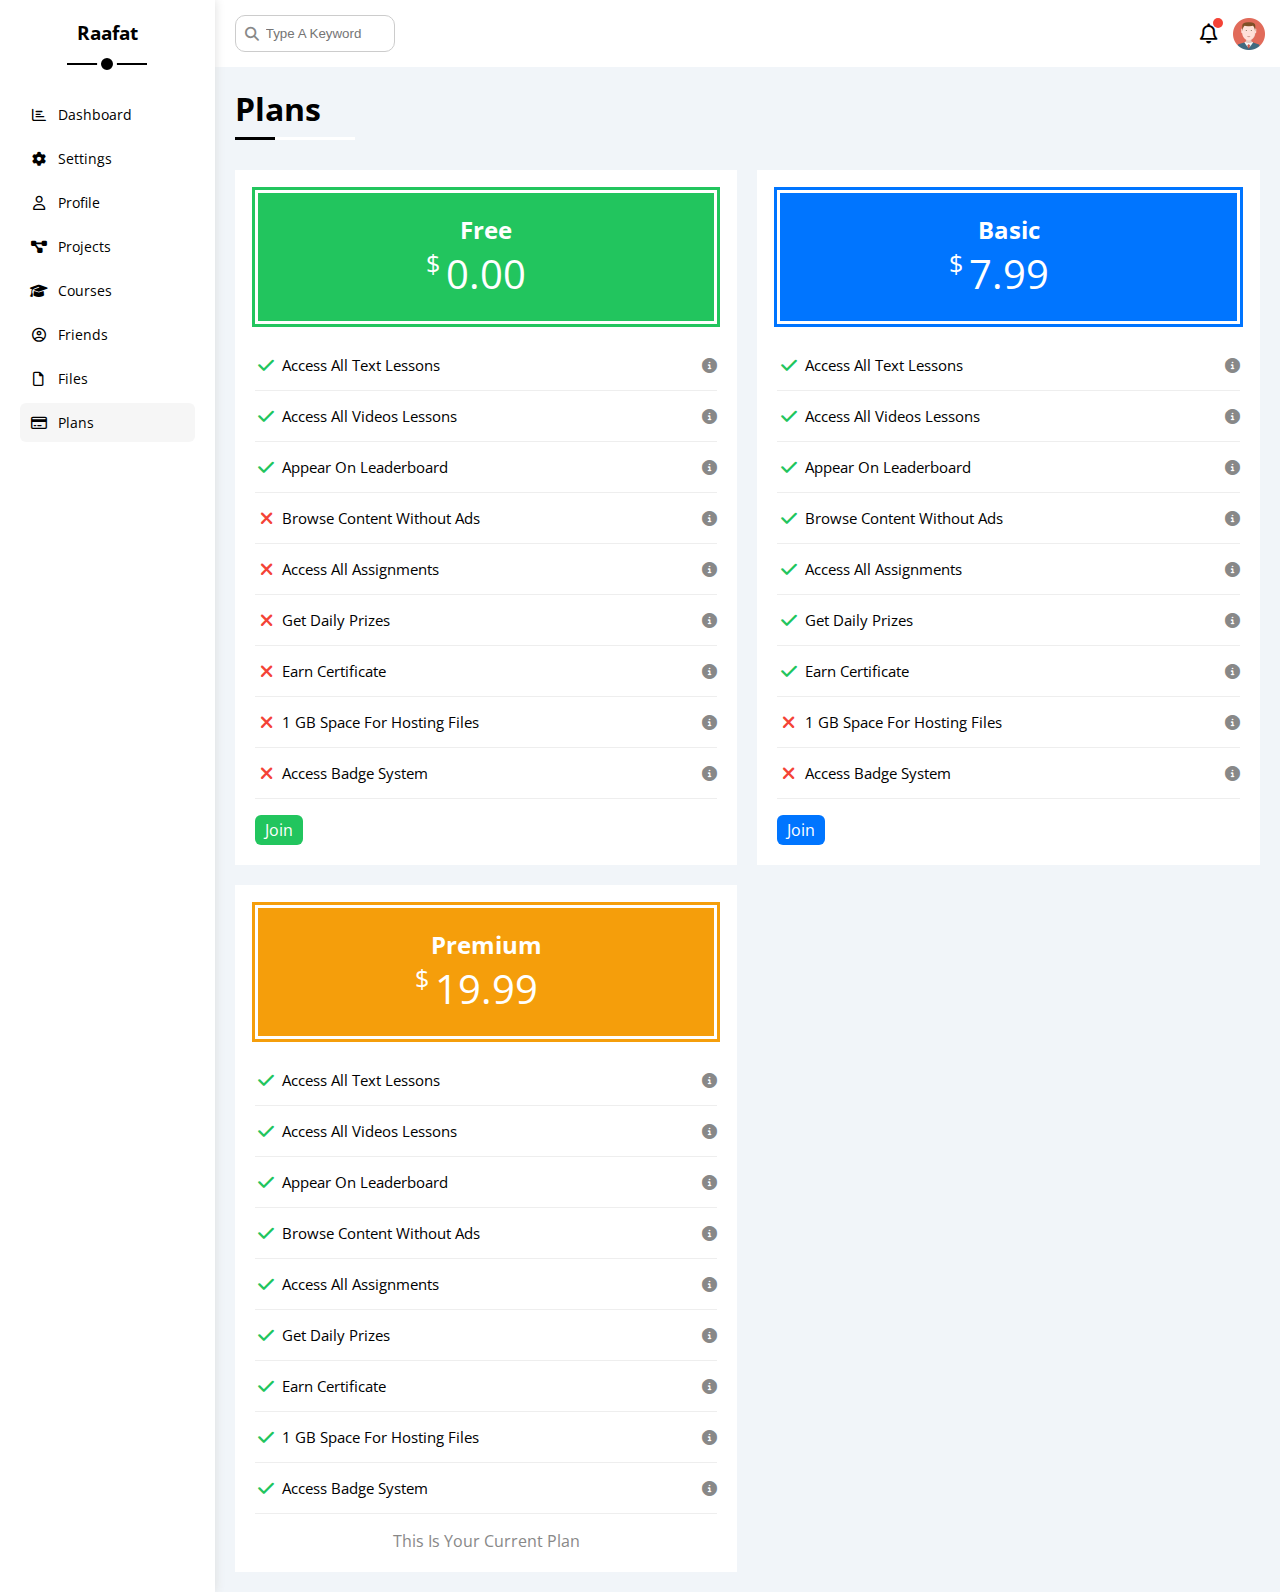
<file: plans.html>
<!DOCTYPE html>
<html lang="en">
  <head>
    <meta charset="UTF-8" />
    <meta http-equiv="X-UA-Compatible" content="IE=edge" />
    <meta name="viewport" content="width=device-width, initial-scale=1.0" />
    <title>Plans</title>
    <link rel="stylesheet" href="css/all.min.css" />
    <link rel="stylesheet" href="css/framework.css" />
    <link rel="stylesheet" href="css/master.css" />
    <link rel="preconnect" href="https://fonts.googleapis.com" />
    <link rel="preconnect" href="https://fonts.gstatic.com" crossorigin />
    <link
      href="https://fonts.googleapis.com/css2?family=Open+Sans:wght@300;500&#038;display=swap"
      rel="stylesheet"
    />
  </head>
  <body>
    <div class="page d-flex">
      <div class="sidebar bg-white p-20 p-relative">
        <h3 class="p-relative txt-c mt-0">Raafat</h3>
        <ul>
          <li>
            <a
              class="d-flex align-center fs-14 c-black rad-6 p-10"
              href="index.html"
            >
              <i class="fa-regular fa-chart-bar fa-fw"></i>
              <span>Dashboard</span>
            </a>
          </li>
          <li>
            <a
              class="d-flex align-center fs-14 c-black rad-6 p-10"
              href="settings.html"
            >
              <i class="fa-solid fa-gear fa-fw"></i>
              <span>Settings</span>
            </a>
          </li>
          <li>
            <a
              class="d-flex align-center fs-14 c-black rad-6 p-10"
              href="profile.html"
            >
              <i class="fa-regular fa-user fa-fw"></i>
              <span>Profile</span>
            </a>
          </li>
          <li>
            <a
              class="d-flex align-center fs-14 c-black rad-6 p-10"
              href="projects.html"
            >
              <i class="fa-solid fa-diagram-project fa-fw"></i>
              <span>Projects</span>
            </a>
          </li>
          <li>
            <a
              class="d-flex align-center fs-14 c-black rad-6 p-10"
              href="courses.html"
            >
              <i class="fa-solid fa-graduation-cap fa-fw"></i>
              <span>Courses</span>
            </a>
          </li>
          <li>
            <a
              class="d-flex align-center fs-14 c-black rad-6 p-10"
              href="friends.html"
            >
              <i class="fa-regular fa-circle-user fa-fw"></i>
              <span>Friends</span>
            </a>
          </li>
          <li>
            <a
              class="d-flex align-center fs-14 c-black rad-6 p-10"
              href="files.html"
            >
              <i class="fa-regular fa-file fa-fw"></i>
              <span>Files</span>
            </a>
          </li>
          <li>
            <a
              class="active d-flex align-center fs-14 c-black rad-6 p-10"
              href="plans.html"
            >
              <i class="fa-regular fa-credit-card fa-fw"></i>
              <span>Plans</span>
            </a>
          </li>
        </ul>
      </div>
      <div class="content w-full">
        <!-- Start Head -->
        <div class="head bg-white p-15 between-flex">
          <div class="search p-relative">
            <input class="p-10" type="search" placeholder="Type A Keyword" />
          </div>
          <div class="icons d-flex align-center">
            <span class="notification p-relative">
              <i class="fa-regular fa-bell fa-lg"></i>
            </span>
            <img src="imgs/avatar.png" alt="" />
          </div>
        </div>
        <!-- End Head -->
        <h1 class="p-relative">Plans</h1>
        <div class="plans-page d-grid m-20 gap-20">
          <!-- Start Plan -->
          <div class="plan green bg-white p-20">
            <div class="top bg-green txt-c p-20">
              <h2 class="m-0 c-white">Free</h2>
              <div class="price c-white"><span>$</span>0.00</div>
            </div>
            <ul>
              <li>
                <i class="fa-solid fa-check fa-fw yes"></i>
                <span>Access All Text Lessons</span>
                <i class="fa-solid fa-circle-info help"></i>
              </li>
              <li>
                <i class="fa-solid fa-check fa-fw yes"></i>
                <span>Access All Videos Lessons</span>
                <i class="fa-solid fa-circle-info help"></i>
              </li>
              <li>
                <i class="fa-solid fa-check fa-fw yes"></i>
                <span>Appear On Leaderboard</span>
                <i class="fa-solid fa-circle-info help"></i>
              </li>
              <li>
                <i class="fa-solid fa-xmark fa-fw"></i>
                <span>Browse Content Without Ads</span>
                <i class="fa-solid fa-circle-info help"></i>
              </li>
              <li>
                <i class="fa-solid fa-xmark fa-fw"></i>
                <span>Access All Assignments</span>
                <i class="fa-solid fa-circle-info help"></i>
              </li>
              <li>
                <i class="fa-solid fa-xmark fa-fw"></i>
                <span>Get Daily Prizes</span>
                <i class="fa-solid fa-circle-info help"></i>
              </li>
              <li>
                <i class="fa-solid fa-xmark fa-fw"></i>
                <span>Earn Certificate</span>
                <i class="fa-solid fa-circle-info help"></i>
              </li>
              <li>
                <i class="fa-solid fa-xmark fa-fw"></i>
                <span>1 GB Space For Hosting Files</span>
                <i class="fa-solid fa-circle-info help"></i>
              </li>
              <li>
                <i class="fa-solid fa-xmark fa-fw"></i>
                <span>Access Badge System</span>
                <i class="fa-solid fa-circle-info help"></i>
              </li>
            </ul>
            <a href="#" class="btn-shape bg-green c-white d-block w-fit">Join</a>
          </div>
          <!-- End Plan -->
          <!-- Start Plan -->
          <div class="plan blue bg-white p-20">
            <div class="top bg-blue txt-c p-20">
              <h2 class="m-0 c-white">Basic</h2>
              <div class="price c-white"><span>$</span>7.99</div>
            </div>
            <ul class="list-none p-0">
              <li>
                <i class="fa-solid fa-check fa-fw yes"></i>
                <span>Access All Text Lessons</span>
                <i class="fa-solid fa-circle-info help"></i>
              </li>
              <li>
                <i class="fa-solid fa-check fa-fw yes"></i>
                <span>Access All Videos Lessons</span>
                <i class="fa-solid fa-circle-info help"></i>
              </li>
              <li>
                <i class="fa-solid fa-check fa-fw yes"></i>
                <span>Appear On Leaderboard</span>
                <i class="fa-solid fa-circle-info help"></i>
              </li>
              <li>
                <i class="fa-solid fa-check fa-fw yes"></i>
                <span>Browse Content Without Ads</span>
                <i class="fa-solid fa-circle-info help"></i>
              </li>
              <li>
                <i class="fa-solid fa-check fa-fw yes"></i>
                <span>Access All Assignments</span>
                <i class="fa-solid fa-circle-info help"></i>
              </li>
              <li>
                <i class="fa-solid fa-check fa-fw yes"></i>
                <span>Get Daily Prizes</span>
                <i class="fa-solid fa-circle-info help"></i>
              </li>
              <li>
                <i class="fa-solid fa-check fa-fw yes"></i>
                <span>Earn Certificate</span>
                <i class="fa-solid fa-circle-info help"></i>
              </li>
              <li>
                <i class="fa-solid fa-xmark fa-fw"></i>
                <span>1 GB Space For Hosting Files</span>
                <i class="fa-solid fa-circle-info help"></i>
              </li>
              <li>
                <i class="fa-solid fa-xmark fa-fw"></i>
                <span>Access Badge System</span>
                <i class="fa-solid fa-circle-info help"></i>
              </li>
            </ul>
            <a href="#" class="btn-shape bg-blue c-white d-block w-fit">Join</a>
          </div>
          <!-- End Plan -->
          <!-- Start Plan -->
          <div class="plan orange bg-white p-20">
            <div class="top bg-orange txt-c p-20">
              <h2 class="m-0 c-white">Premium</h2>
              <div class="price c-white"><span>$</span>19.99</div>
            </div>
            <ul class="list-none p-0">
              <li>
                <i class="fa-solid fa-check fa-fw yes"></i>
                <span>Access All Text Lessons</span>
                <i class="fa-solid fa-circle-info help"></i>
              </li>
              <li>
                <i class="fa-solid fa-check fa-fw yes"></i>
                <span>Access All Videos Lessons</span>
                <i class="fa-solid fa-circle-info help"></i>
              </li>
              <li>
                <i class="fa-solid fa-check fa-fw yes"></i>
                <span>Appear On Leaderboard</span>
                <i class="fa-solid fa-circle-info help"></i>
              </li>
              <li>
                <i class="fa-solid fa-check fa-fw yes"></i>
                <span>Browse Content Without Ads</span>
                <i class="fa-solid fa-circle-info help"></i>
              </li>
              <li>
                <i class="fa-solid fa-check fa-fw yes"></i>
                <span>Access All Assignments</span>
                <i class="fa-solid fa-circle-info help"></i>
              </li>
              <li>
                <i class="fa-solid fa-check fa-fw yes"></i>
                <span>Get Daily Prizes</span>
                <i class="fa-solid fa-circle-info help"></i>
              </li>
              <li>
                <i class="fa-solid fa-check fa-fw yes"></i>
                <span>Earn Certificate</span>
                <i class="fa-solid fa-circle-info help"></i>
              </li>
              <li>
                <i class="fa-solid fa-check fa-fw yes"></i>
                <span>1 GB Space For Hosting Files</span>
                <i class="fa-solid fa-circle-info help"></i>
              </li>
              <li>
                <i class="fa-solid fa-check fa-fw yes"></i>
                <span>Access Badge System</span>
                <i class="fa-solid fa-circle-info help"></i>
              </li>
            </ul>
            <p class="c-grey m-0 txt-c">This Is Your Current Plan</p>
          </div>
          <!-- End Plan -->
        </div>
      </div>
    </div>
  </body>
</html>
</file>
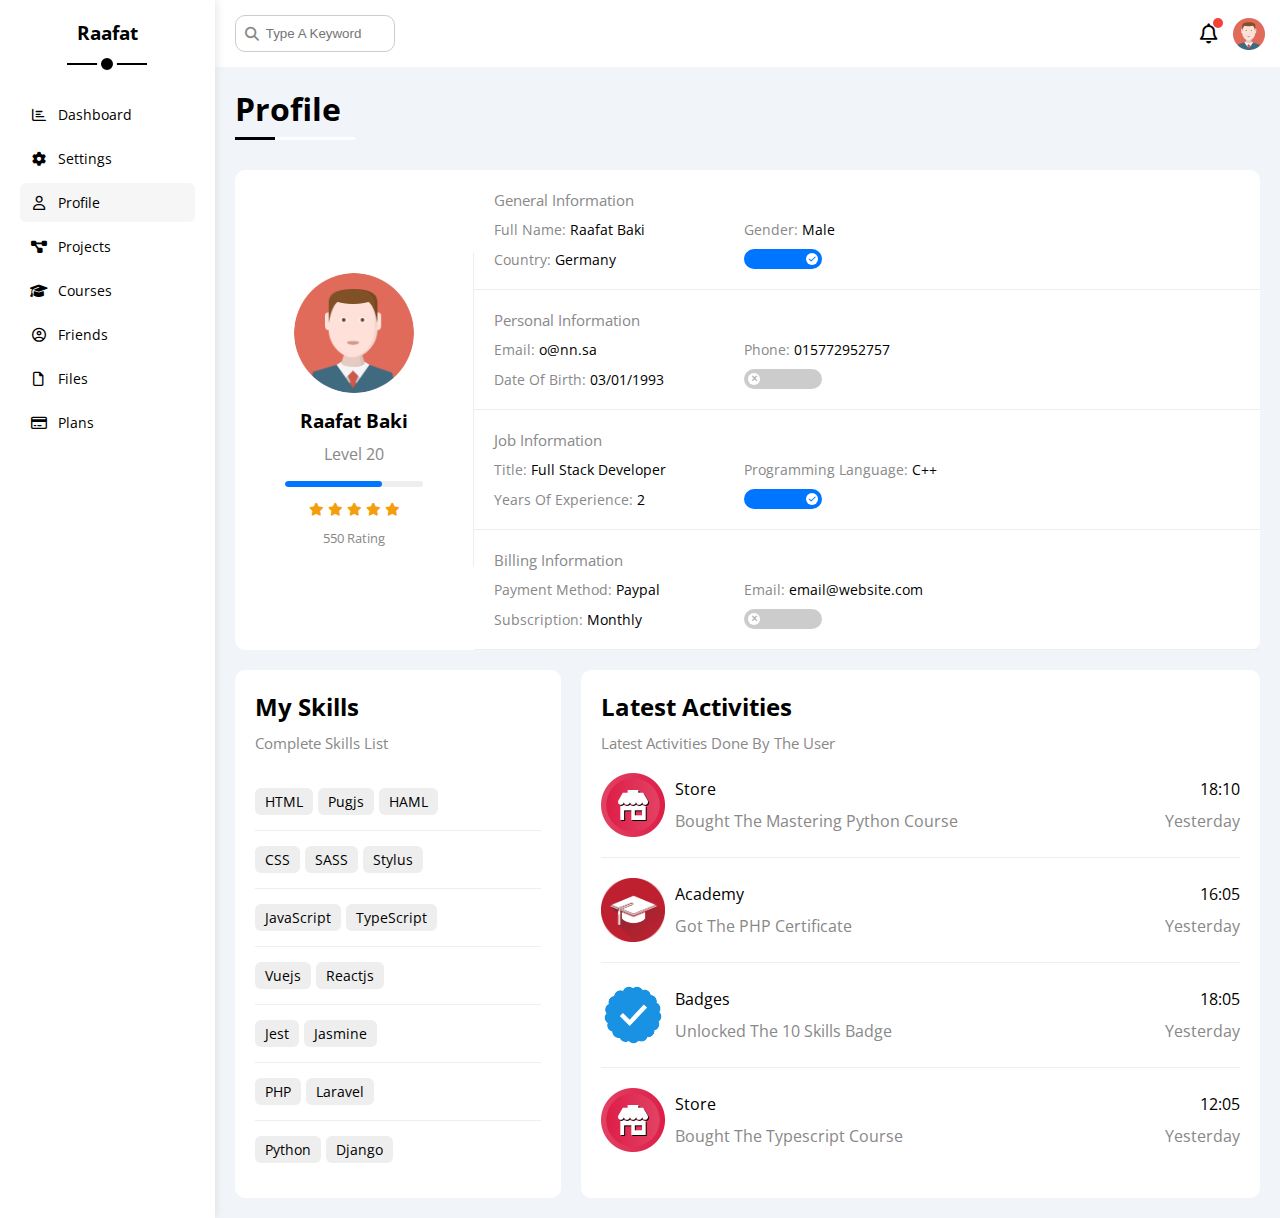
<file: profile.html>
<!DOCTYPE html>
<html lang="en">
  <head>
    <meta charset="UTF-8" />
    <meta http-equiv="X-UA-Compatible" content="IE=edge" />
    <meta name="viewport" content="width=device-width, initial-scale=1.0" />
    <title>Profile</title>
    <link rel="stylesheet" href="css/all.min.css" />
    <link rel="stylesheet" href="css/framework.css" />
    <link rel="stylesheet" href="css/master.css" />
    <link rel="preconnect" href="https://fonts.googleapis.com" />
    <link rel="preconnect" href="https://fonts.gstatic.com" crossorigin />
    <link
      href="https://fonts.googleapis.com/css2?family=Open+Sans:wght@300;500&#038;display=swap"
      rel="stylesheet"
    />
  </head>
  <body>
    <div class="page d-flex">
      <div class="sidebar bg-white p-20 p-relative">
        <h3 class="p-relative txt-c mt-0">Raafat</h3>
        <ul>
          <li>
            <a
              class="d-flex align-center fs-14 c-black rad-6 p-10"
              href="index.html"
            >
              <i class="fa-regular fa-chart-bar fa-fw"></i>
              <span>Dashboard</span>
            </a>
          </li>
          <li>
            <a
              class="d-flex align-center fs-14 c-black rad-6 p-10"
              href="settings.html"
            >
              <i class="fa-solid fa-gear fa-fw"></i>
              <span>Settings</span>
            </a>
          </li>
          <li>
            <a
              class="active d-flex align-center fs-14 c-black rad-6 p-10"
              href="profile.html"
            >
              <i class="fa-regular fa-user fa-fw"></i>
              <span>Profile</span>
            </a>
          </li>
          <li>
            <a
              class="d-flex align-center fs-14 c-black rad-6 p-10"
              href="projects.html"
            >
              <i class="fa-solid fa-diagram-project fa-fw"></i>
              <span>Projects</span>
            </a>
          </li>
          <li>
            <a
              class="d-flex align-center fs-14 c-black rad-6 p-10"
              href="courses.html"
            >
              <i class="fa-solid fa-graduation-cap fa-fw"></i>
              <span>Courses</span>
            </a>
          </li>
          <li>
            <a
              class="d-flex align-center fs-14 c-black rad-6 p-10"
              href="friends.html"
            >
              <i class="fa-regular fa-circle-user fa-fw"></i>
              <span>Friends</span>
            </a>
          </li>
          <li>
            <a
              class="d-flex align-center fs-14 c-black rad-6 p-10"
              href="files.html"
            >
              <i class="fa-regular fa-file fa-fw"></i>
              <span>Files</span>
            </a>
          </li>
          <li>
            <a
              class="d-flex align-center fs-14 c-black rad-6 p-10"
              href="plans.html"
            >
              <i class="fa-regular fa-credit-card fa-fw"></i>
              <span>Plans</span>
            </a>
          </li>
        </ul>
      </div>
      <div class="content w-full">
        <!-- Start Head -->
        <div class="head bg-white p-15 between-flex">
          <div class="search p-relative">
            <input class="p-10" type="search" placeholder="Type A Keyword" />
          </div>
          <div class="icons d-flex align-center">
            <span class="notification p-relative">
              <i class="fa-regular fa-bell fa-lg"></i>
            </span>
            <img src="imgs/avatar.png" alt="" />
          </div>
        </div>
        <!-- End Head -->
        <h1 class="p-relative">Profile</h1>
        <div class="profile-page m-20">
          <!-- Start Overview -->
          <div class="overview bg-white rad-10 d-flex align-center">
            <div class="avatar-box txt-c p-20">
              <img class="rad-half mb-10" src="imgs/avatar.png" alt="" />
              <h3 class="m-0">Raafat Baki</h3>
              <p class="c-grey mt-10">Level 20</p>
              <div class="level rad-6 bg-eee p-relative">
                <span style="width: 70%"></span>
              </div>
              <div class="rating mt-10 mb-10">
                <i class="fa-solid fa-star c-orange fs-13"></i>
                <i class="fa-solid fa-star c-orange fs-13"></i>
                <i class="fa-solid fa-star c-orange fs-13"></i>
                <i class="fa-solid fa-star c-orange fs-13"></i>
                <i class="fa-solid fa-star c-orange fs-13"></i>
              </div>
              <p class="c-grey m-0 fs-13">550 Rating</p>
            </div>
            <div class="info-box w-full txt-c-mobile">
              <!-- Start Information Row -->
              <div class="box p-20 d-flex align-center">
                <h4 class="c-grey fs-15 m-0 w-full">General Information</h4>
                <div class="fs-14">
                  <span class="c-grey">Full Name:</span>
                  <span>Raafat Baki</span>
                </div>
                <div class="fs-14">
                  <span class="c-grey">Gender:</span>
                  <span>Male</span>
                </div>
                <div class="fs-14">
                  <span class="c-grey">Country:</span>
                  <span>Germany</span>
                </div>
                <div class="fs-14">
                  <label>
                    <input class="toggle-checkbox" type="checkbox" checked />
                    <div class="toggle-switch"></div>
                  </label>
                </div>
              </div>
              <!-- End Information Row -->
              <!-- Start Information Row -->
              <div class="box p-20 d-flex align-center">
                <h4 class="c-grey w-full fs-15 m-0">Personal Information</h4>
                <div class="fs-14">
                  <span class="c-grey">Email:</span>
                  <span>o@nn.sa</span>
                </div>
                <div class="fs-14">
                  <span class="c-grey">Phone:</span>
                  <span>015772952757</span>
                </div>
                <div class="fs-14">
                  <span class="c-grey">Date Of Birth:</span>
                  <span>03/01/1993</span>
                </div>
                <div class="fs-14">
                  <label>
                    <input class="toggle-checkbox" type="checkbox" />
                    <div class="toggle-switch"></div>
                  </label>
                </div>
              </div>
              <!-- End Information Row -->
              <!-- Start Information Row -->
              <div class="box p-20 d-flex align-center">
                <h4 class="c-grey w-full fs-15 m-0">Job Information</h4>
                <div class="fs-14">
                  <span class="c-grey">Title:</span>
                  <span>Full Stack Developer</span>
                </div>
                <div class="fs-14">
                  <span class="c-grey">Programming Language:</span>
                  <span>C++</span>
                </div>
                <div class="fs-14">
                  <span class="c-grey">Years Of Experience:</span>
                  <span>2</span>
                </div>
                <div class="fs-14">
                  <label>
                    <input class="toggle-checkbox" type="checkbox" checked />
                    <div class="toggle-switch"></div>
                  </label>
                </div>
              </div>
              <!-- End Information Row -->
              <!-- Start Information Row -->
              <div class="box p-20 d-flex align-center">
                <h4 class="c-grey w-full fs-15 m-0">Billing Information</h4>
                <div class="fs-14">
                  <span class="c-grey">Payment Method:</span>
                  <span>Paypal</span>
                </div>
                <div class="fs-14">
                  <span class="c-grey">Email:</span>
                  <span>email@website.com</span>
                </div>
                <div class="fs-14">
                  <span class="c-grey">Subscription:</span>
                  <span>Monthly</span>
                </div>
                <div class="fs-14">
                  <label>
                    <input class="toggle-checkbox" type="checkbox" />
                    <div class="toggle-switch"></div>
                  </label>
                </div>
              </div>
              <!-- End Information Row -->
            </div>
          </div>
          <!-- End Overview -->
          <!-- Start Other Data -->
          <div class="other-data d-flex gap-20">
            <div class="skills-card p-20 bg-white rad-10 mt-20">
              <h2 class="mt-0 mb-10">My Skills</h2>
              <p class="mt-0 mb-20 c-grey fs-15">Complete Skills List</p>
              <ul class="m-0 txt-c-mobile">
                <li><span>HTML</span><span>Pugjs</span><span>HAML</span></li>
                <li><span>CSS</span><span>SASS</span><span>Stylus</span></li>
                <li><span>JavaScript</span><span>TypeScript</span></li>
                <li><span>Vuejs</span><span>Reactjs</span></li>
                <li><span>Jest</span><span>Jasmine</span></li>
                <li><span>PHP</span><span>Laravel</span></li>
                <li><span>Python</span><span>Django</span></li>
              </ul>
            </div>
            <div class="activities p-20 bg-white rad-10 mt-20">
              <h2 class="mt-0 mb-10">Latest Activities</h2>
              <p class="mt-0 mb-20 c-grey fs-15">Latest Activities Done By The User</p>
              <div class="activity d-flex align-center txt-c-mobile">
                <img src="imgs/activity-01.png" alt="" />
                <div class="info">
                  <span class="d-block mb-10">Store</span>
                  <span class="c-grey">Bought The Mastering Python Course</span>
                </div>
                <div class="date">
                  <span class="d-block mb-10">18:10</span>
                  <span class="c-grey">Yesterday</span>
                </div>
              </div>
              <div class="activity d-flex align-center txt-c-mobile">
                <img src="imgs/activity-02.png" alt="" />
                <div class="info">
                  <span class="d-block mb-10">Academy</span>
                  <span class="c-grey">Got The PHP Certificate</span>
                </div>
                <div class="date">
                  <span class="d-block mb-10">16:05</span>
                  <span class="c-grey">Yesterday</span>
                </div>
              </div>
              <div class="activity d-flex align-center txt-c-mobile">
                <img src="imgs/activity-03.png" alt="" />
                <div class="info">
                  <span class="d-block mb-10">Badges</span>
                  <span class="c-grey">Unlocked The 10 Skills Badge</span>
                </div>
                <div class="date">
                  <span class="d-block mb-10">18:05</span>
                  <span class="c-grey">Yesterday</span>
                </div>
              </div>
              <div class="activity d-flex align-center txt-c-mobile">
                <img src="imgs/activity-01.png" alt="" />
                <div class="info">
                  <span class="d-block mb-10">Store</span>
                  <span class="c-grey">Bought The Typescript Course</span>
                </div>
                <div class="date">
                  <span class="d-block mb-10">12:05</span>
                  <span class="c-grey">Yesterday</span>
                </div>
              </div>
            </div>
          </div>
          <!-- End Other Data -->
        </div>
      </div>
    </div>
  </body>
</html>
</file>
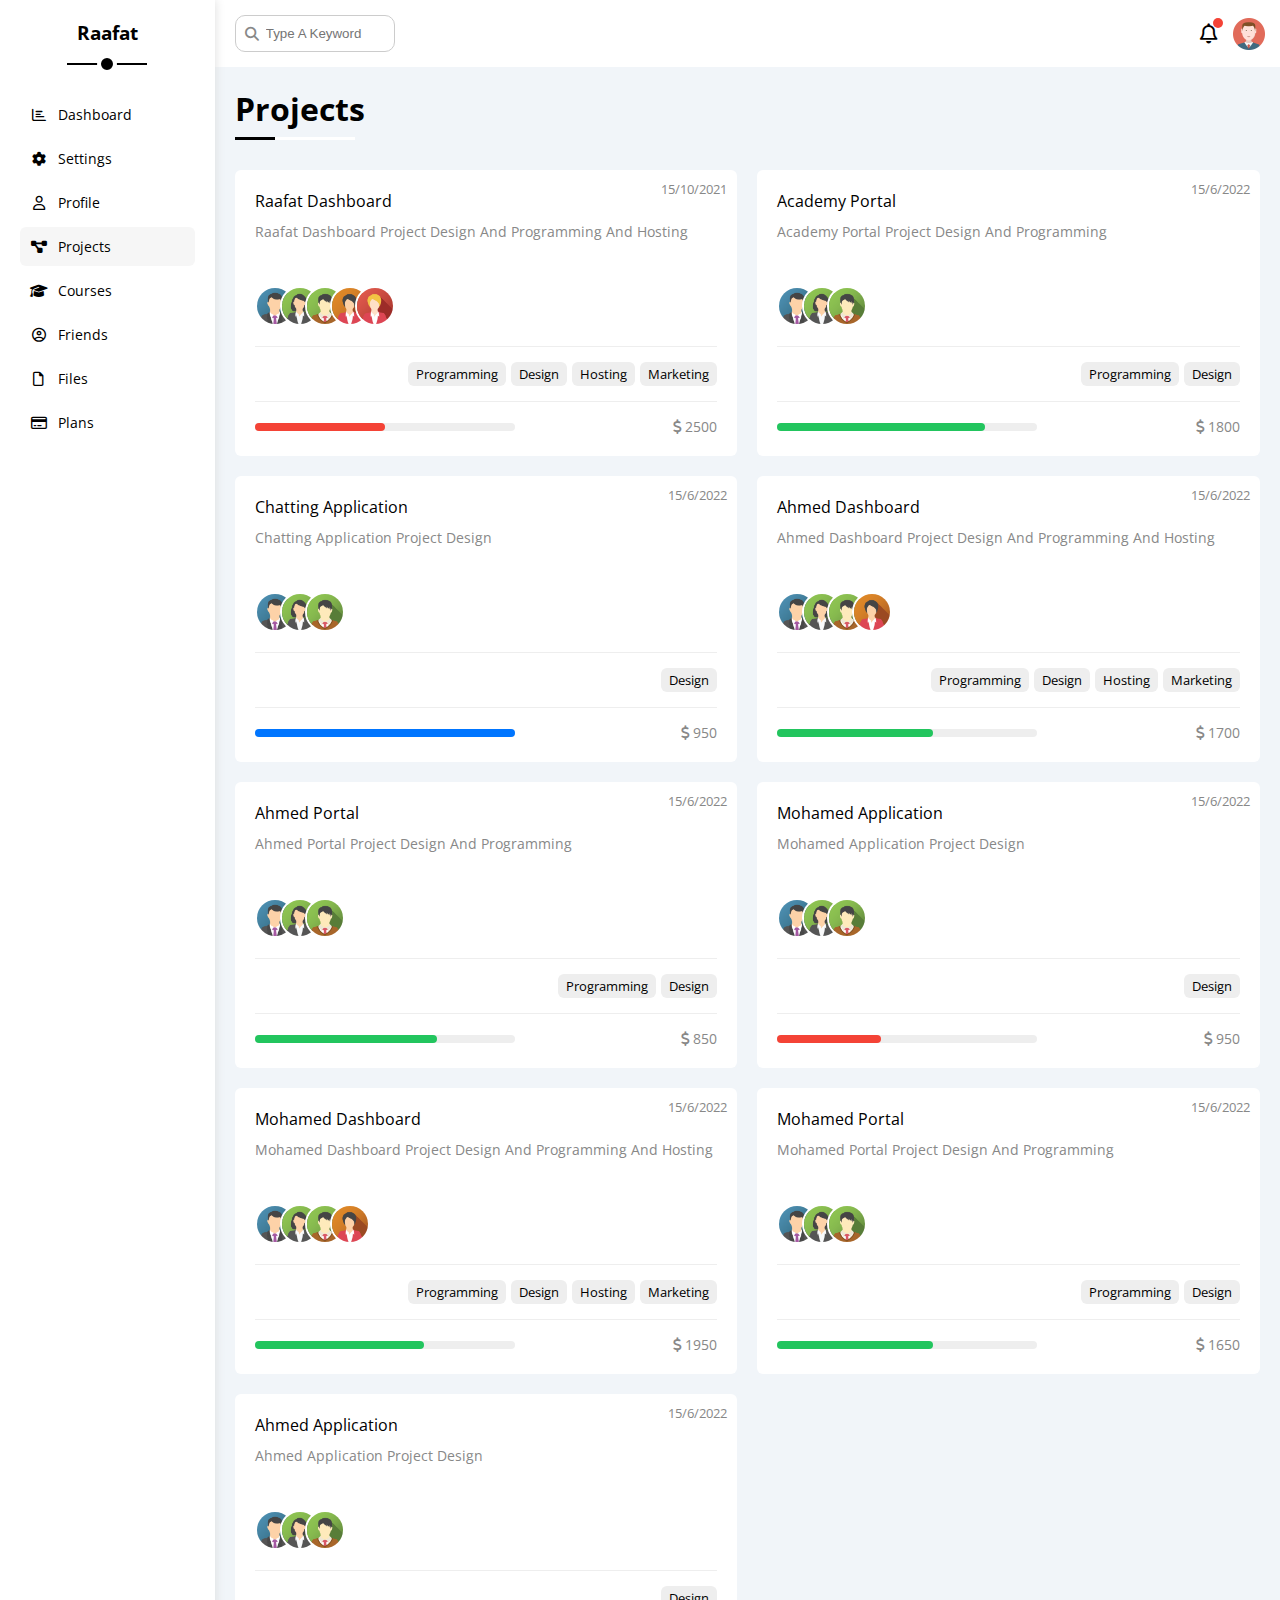
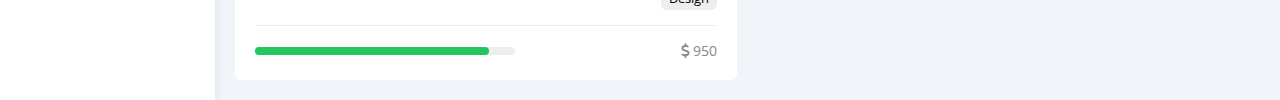
<file: projects.html>
<!DOCTYPE html>
<html lang="en">
  <head>
    <meta charset="UTF-8" />
    <meta http-equiv="X-UA-Compatible" content="IE=edge" />
    <meta name="viewport" content="width=device-width, initial-scale=1.0" />
    <title>Projects</title>
    <link rel="stylesheet" href="css/all.min.css" />
    <link rel="stylesheet" href="css/framework.css" />
    <link rel="stylesheet" href="css/master.css" />
    <link rel="preconnect" href="https://fonts.googleapis.com" />
    <link rel="preconnect" href="https://fonts.gstatic.com" crossorigin />
    <link
      href="https://fonts.googleapis.com/css2?family=Open+Sans:wght@300;500&#038;display=swap"
      rel="stylesheet"
    />
  </head>
  <body>
    <div class="page d-flex">
      <div class="sidebar bg-white p-20 p-relative">
        <h3 class="p-relative txt-c mt-0">Raafat</h3>
        <ul>
          <li>
            <a
              class="d-flex align-center fs-14 c-black rad-6 p-10"
              href="index.html"
            >
              <i class="fa-regular fa-chart-bar fa-fw"></i>
              <span>Dashboard</span>
            </a>
          </li>
          <li>
            <a
              class="d-flex align-center fs-14 c-black rad-6 p-10"
              href="settings.html"
            >
              <i class="fa-solid fa-gear fa-fw"></i>
              <span>Settings</span>
            </a>
          </li>
          <li>
            <a
              class="d-flex align-center fs-14 c-black rad-6 p-10"
              href="profile.html"
            >
              <i class="fa-regular fa-user fa-fw"></i>
              <span>Profile</span>
            </a>
          </li>
          <li>
            <a
              class="active d-flex align-center fs-14 c-black rad-6 p-10"
              href="projects.html"
            >
              <i class="fa-solid fa-diagram-project fa-fw"></i>
              <span>Projects</span>
            </a>
          </li>
          <li>
            <a
              class="d-flex align-center fs-14 c-black rad-6 p-10"
              href="courses.html"
            >
              <i class="fa-solid fa-graduation-cap fa-fw"></i>
              <span>Courses</span>
            </a>
          </li>
          <li>
            <a
              class="d-flex align-center fs-14 c-black rad-6 p-10"
              href="friends.html"
            >
              <i class="fa-regular fa-circle-user fa-fw"></i>
              <span>Friends</span>
            </a>
          </li>
          <li>
            <a
              class="d-flex align-center fs-14 c-black rad-6 p-10"
              href="files.html"
            >
              <i class="fa-regular fa-file fa-fw"></i>
              <span>Files</span>
            </a>
          </li>
          <li>
            <a
              class="d-flex align-center fs-14 c-black rad-6 p-10"
              href="plans.html"
            >
              <i class="fa-regular fa-credit-card fa-fw"></i>
              <span>Plans</span>
            </a>
          </li>
        </ul>
      </div>
      <div class="content w-full">
        <!-- Start Head -->
        <div class="head bg-white p-15 between-flex">
          <div class="search p-relative">
            <input class="p-10" type="search" placeholder="Type A Keyword" />
          </div>
          <div class="icons d-flex align-center">
            <span class="notification p-relative">
              <i class="fa-regular fa-bell fa-lg"></i>
            </span>
            <img src="imgs/avatar.png" alt="" />
          </div>
        </div>
        <!-- End Head -->
        <h1 class="p-relative">Projects</h1>
        <div class="projects-page d-grid m-20 gap-20">
          <div class="project bg-white p-20 rad-6 p-relative">
            <span class="date fs-13 c-grey">15/10/2021</span>
            <h4 class="m-0">Raafat Dashboard</h4>
            <p class="c-grey mt-10 mb-10 fs-14">Raafat Dashboard Project Design And Programming And Hosting</p>
            <div class="team">
              <a href="#"><img src="imgs/team-01.png" alt="" /></a>
              <a href="#"><img src="imgs/team-02.png" alt="" /></a>
              <a href="#"><img src="imgs/team-03.png" alt="" /></a>
              <a href="#"><img src="imgs/team-04.png" alt="" /></a>
              <a href="#"><img src="imgs/team-05.png" alt="" /></a>
            </div>
            <div class="do d-flex">
              <span class="fs-13 rad-6 bg-eee">Programming</span>
              <span class="fs-13 rad-6 bg-eee">Design</span>
              <span class="fs-13 rad-6 bg-eee">Hosting</span>
              <span class="fs-13 rad-6 bg-eee">Marketing</span>
            </div>
            <div class="info between-flex">
              <div class="prog bg-eee">
                <span class="bg-red" style="width: 50%"></span>
              </div>
              <div class="fs-14 c-grey">
                <i class="fa-solid fa-dollar-sign"></i>
                2500
              </div>
            </div>
          </div>
          <div class="project bg-white p-20 rad-6 p-relative">
            <span class="date fs-13 c-grey">15/6/2022</span>
            <h4 class="m-0">Academy Portal</h4>
            <p class="c-grey mt-10 mb-10 fs-14">Academy Portal Project Design And Programming</p>
            <div class="team">
              <a href="#"><img src="imgs/team-01.png" alt="" /></a>
              <a href="#"><img src="imgs/team-02.png" alt="" /></a>
              <a href="#"><img src="imgs/team-03.png" alt="" /></a>
            </div>
            <div class="do d-flex">
              <span class="fs-13 rad-6 bg-eee">Programming</span>
              <span class="fs-13 rad-6 bg-eee">Design</span>
            </div>
            <div class="info between-flex">
              <div class="prog bg-eee">
                <span class="bg-green" style="width: 80%"></span>
              </div>
              <div class="fs-14 c-grey">
                <i class="fa-solid fa-dollar-sign"></i>
                1800
              </div>
            </div>
          </div>
          <div class="project bg-white p-20 rad-6 p-relative">
            <span class="date fs-13 c-grey">15/6/2022</span>
            <h4 class="m-0">Chatting Application</h4>
            <p class="c-grey mt-10 mb-10 fs-14">Chatting Application Project Design</p>
            <div class="team">
              <a href="#"><img src="imgs/team-01.png" alt="" /></a>
              <a href="#"><img src="imgs/team-02.png" alt="" /></a>
              <a href="#"><img src="imgs/team-03.png" alt="" /></a>
            </div>
            <div class="do d-flex">
              <span class="fs-13 rad-6 bg-eee">Design</span>
            </div>
            <div class="info between-flex">
              <div class="prog bg-eee">
                <span class="bg-blue" style="width: 100%"></span>
              </div>
              <div class="fs-14 c-grey">
                <i class="fa-solid fa-dollar-sign"></i>
                950
              </div>
            </div>
          </div>
          <div class="project bg-white p-20 rad-6 p-relative">
            <span class="date fs-13 c-grey">15/6/2022</span>
            <h4 class="m-0">Ahmed Dashboard</h4>
            <p class="c-grey mt-10 mb-10 fs-14">Ahmed Dashboard Project Design And Programming And Hosting</p>
            <div class="team">
              <a href="#"><img src="imgs/team-01.png" alt="" /></a>
              <a href="#"><img src="imgs/team-02.png" alt="" /></a>
              <a href="#"><img src="imgs/team-03.png" alt="" /></a>
              <a href="#"><img src="imgs/team-04.png" alt="" /></a>
            </div>
            <div class="do d-flex">
              <span class="fs-13 rad-6 bg-eee">Programming</span>
              <span class="fs-13 rad-6 bg-eee">Design</span>
              <span class="fs-13 rad-6 bg-eee">Hosting</span>
              <span class="fs-13 rad-6 bg-eee">Marketing</span>
            </div>
            <div class="info between-flex">
              <div class="prog bg-eee">
                <span class="bg-green" style="width: 60%"></span>
              </div>
              <div class="fs-14 c-grey">
                <i class="fa-solid fa-dollar-sign"></i>
                1700
              </div>
            </div>
          </div>
          <div class="project bg-white p-20 rad-6 p-relative">
            <span class="date fs-13 c-grey">15/6/2022</span>
            <h4 class="m-0">Ahmed Portal</h4>
            <p class="c-grey mt-10 mb-10 fs-14">Ahmed Portal Project Design And Programming</p>
            <div class="team">
              <a href="#"><img src="imgs/team-01.png" alt="" /></a>
              <a href="#"><img src="imgs/team-02.png" alt="" /></a>
              <a href="#"><img src="imgs/team-03.png" alt="" /></a>
            </div>
            <div class="do d-flex">
              <span class="fs-13 rad-6 bg-eee">Programming</span>
              <span class="fs-13 rad-6 bg-eee">Design</span>
            </div>
            <div class="info between-flex">
              <div class="prog bg-eee">
                <span class="bg-green" style="width: 70%"></span>
              </div>
              <div class="fs-14 c-grey">
                <i class="fa-solid fa-dollar-sign"></i>
                850
              </div>
            </div>
          </div>
          <div class="project bg-white p-20 rad-6 p-relative">
            <span class="date fs-13 c-grey">15/6/2022</span>
            <h4 class="m-0">Mohamed Application</h4>
            <p class="c-grey mt-10 mb-10 fs-14">Mohamed Application Project Design</p>
            <div class="team">
              <a href="#"><img src="imgs/team-01.png" alt="" /></a>
              <a href="#"><img src="imgs/team-02.png" alt="" /></a>
              <a href="#"><img src="imgs/team-03.png" alt="" /></a>
            </div>
            <div class="do d-flex">
              <span class="fs-13 rad-6 bg-eee">Design</span>
            </div>
            <div class="info between-flex">
              <div class="prog bg-eee">
                <span class="bg-red" style="width: 40%"></span>
              </div>
              <div class="fs-14 c-grey">
                <i class="fa-solid fa-dollar-sign"></i>
                950
              </div>
            </div>
          </div>
          <div class="project bg-white p-20 rad-6 p-relative">
            <span class="date fs-13 c-grey">15/6/2022</span>
            <h4 class="m-0">Mohamed Dashboard</h4>
            <p class="c-grey mt-10 mb-10 fs-14">Mohamed Dashboard Project Design And Programming And Hosting</p>
            <div class="team">
              <a href="#"><img src="imgs/team-01.png" alt="" /></a>
              <a href="#"><img src="imgs/team-02.png" alt="" /></a>
              <a href="#"><img src="imgs/team-03.png" alt="" /></a>
              <a href="#"><img src="imgs/team-04.png" alt="" /></a>
            </div>
            <div class="do d-flex">
              <span class="fs-13 rad-6 bg-eee">Programming</span>
              <span class="fs-13 rad-6 bg-eee">Design</span>
              <span class="fs-13 rad-6 bg-eee">Hosting</span>
              <span class="fs-13 rad-6 bg-eee">Marketing</span>
            </div>
            <div class="info between-flex">
              <div class="prog bg-eee">
                <span class="bg-green" style="width: 65%"></span>
              </div>
              <div class="fs-14 c-grey">
                <i class="fa-solid fa-dollar-sign"></i>
                1950
              </div>
            </div>
          </div>
          <div class="project bg-white p-20 rad-6 p-relative">
            <span class="date fs-13 c-grey">15/6/2022</span>
            <h4 class="m-0">Mohamed Portal</h4>
            <p class="c-grey mt-10 mb-10 fs-14">Mohamed Portal Project Design And Programming</p>
            <div class="team">
              <a href="#"><img src="imgs/team-01.png" alt="" /></a>
              <a href="#"><img src="imgs/team-02.png" alt="" /></a>
              <a href="#"><img src="imgs/team-03.png" alt="" /></a>
            </div>
            <div class="do d-flex">
              <span class="fs-13 rad-6 bg-eee">Programming</span>
              <span class="fs-13 rad-6 bg-eee">Design</span>
            </div>
            <div class="info between-flex">
              <div class="prog bg-eee">
                <span class="bg-green" style="width: 60%"></span>
              </div>
              <div class="fs-14 c-grey">
                <i class="fa-solid fa-dollar-sign"></i>
                1650
              </div>
            </div>
          </div>
          <div class="project bg-white p-20 rad-6 p-relative">
            <span class="date fs-13 c-grey">15/6/2022</span>
            <h4 class="m-0">Ahmed Application</h4>
            <p class="c-grey mt-10 mb-10 fs-14">Ahmed Application Project Design</p>
            <div class="team">
              <a href="#"><img src="imgs/team-01.png" alt="" /></a>
              <a href="#"><img src="imgs/team-02.png" alt="" /></a>
              <a href="#"><img src="imgs/team-03.png" alt="" /></a>
            </div>
            <div class="do d-flex">
              <span class="fs-13 rad-6 bg-eee">Design</span>
            </div>
            <div class="info between-flex">
              <div class="prog bg-eee">
                <span class="bg-green" style="width: 90%"></span>
              </div>
              <div class="fs-14 c-grey">
                <i class="fa-solid fa-dollar-sign"></i>
                950
              </div>
            </div>
          </div>
        </div>
      </div>
    </div>
  </body>
</html>
</file>
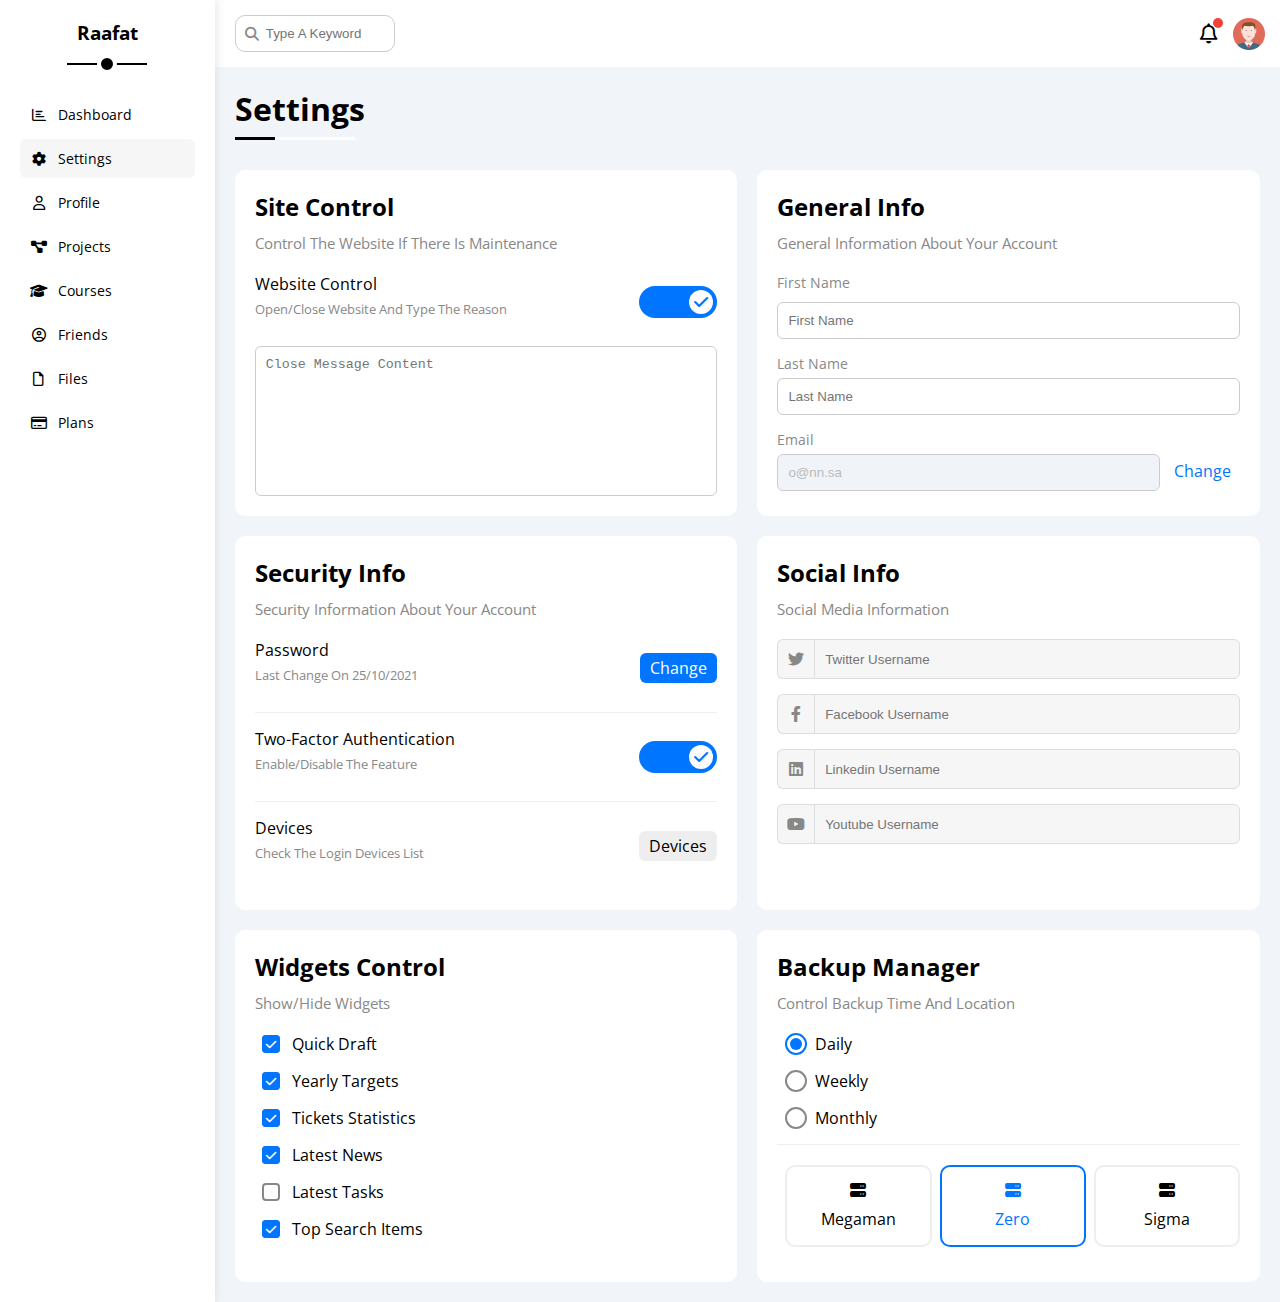
<file: settings.html>
<!DOCTYPE html>
<html lang="en">
  <head>
    <meta charset="UTF-8" />
    <meta http-equiv="X-UA-Compatible" content="IE=edge" />
    <meta name="viewport" content="width=device-width, initial-scale=1.0" />
    <title>Settings</title>
    <link rel="stylesheet" href="css/all.min.css" />
    <link rel="stylesheet" href="css/framework.css" />
    <link rel="stylesheet" href="css/master.css" />
    <link rel="preconnect" href="https://fonts.googleapis.com" />
    <link rel="preconnect" href="https://fonts.gstatic.com" crossorigin />
    <link
      href="https://fonts.googleapis.com/css2?family=Open+Sans:wght@300;500&#038;display=swap"
      rel="stylesheet"
    />
  </head>
  <body>
    <div class="page d-flex">
      <div class="sidebar bg-white p-20 p-relative">
        <h3 class="p-relative txt-c mt-0">Raafat</h3>
        <ul>
          <li>
            <a
              class="d-flex align-center fs-14 c-black rad-6 p-10"
              href="index.html"
            >
              <i class="fa-regular fa-chart-bar fa-fw"></i>
              <span>Dashboard</span>
            </a>
          </li>
          <li>
            <a
              class="active d-flex align-center fs-14 c-black rad-6 p-10"
              href="settings.html"
            >
              <i class="fa-solid fa-gear fa-fw"></i>
              <span>Settings</span>
            </a>
          </li>
          <li>
            <a
              class="d-flex align-center fs-14 c-black rad-6 p-10"
              href="profile.html"
            >
              <i class="fa-regular fa-user fa-fw"></i>
              <span>Profile</span>
            </a>
          </li>
          <li>
            <a
              class="d-flex align-center fs-14 c-black rad-6 p-10"
              href="projects.html"
            >
              <i class="fa-solid fa-diagram-project fa-fw"></i>
              <span>Projects</span>
            </a>
          </li>
          <li>
            <a
              class="d-flex align-center fs-14 c-black rad-6 p-10"
              href="courses.html"
            >
              <i class="fa-solid fa-graduation-cap fa-fw"></i>
              <span>Courses</span>
            </a>
          </li>
          <li>
            <a
              class="d-flex align-center fs-14 c-black rad-6 p-10"
              href="friends.html"
            >
              <i class="fa-regular fa-circle-user fa-fw"></i>
              <span>Friends</span>
            </a>
          </li>
          <li>
            <a
              class="d-flex align-center fs-14 c-black rad-6 p-10"
              href="files.html"
            >
              <i class="fa-regular fa-file fa-fw"></i>
              <span>Files</span>
            </a>
          </li>
          <li>
            <a
              class="d-flex align-center fs-14 c-black rad-6 p-10"
              href="plans.html"
            >
              <i class="fa-regular fa-credit-card fa-fw"></i>
              <span>Plans</span>
            </a>
          </li>
        </ul>
      </div>
      <div class="content w-full">
        <!-- Start Head -->
        <div class="head bg-white p-15 between-flex">
          <div class="search p-relative">
            <input class="p-10" type="search" placeholder="Type A Keyword" />
          </div>
          <div class="icons d-flex align-center">
            <span class="notification p-relative">
              <i class="fa-regular fa-bell fa-lg"></i>
            </span>
            <img src="imgs/avatar.png" alt="" />
          </div>
        </div>
        <!-- End Head -->
        <h1 class="p-relative">Settings</h1>
        <div class="settings-page m-20 d-grid gap-20">
          <!-- Start Settings Box -->
          <div class="p-20 bg-white rad-10">
            <h2 class="mt-0 mb-10">Site Control</h2>
            <p class="mt-0 mb-20 c-grey fs-15">
              Control The Website If There Is Maintenance
            </p>
            <div class="mb-15 between-flex">
              <div>
                <span>Website Control</span>
                <p class="c-grey mt-5 mb-0 fs-13">
                  Open/Close Website And Type The Reason
                </p>
              </div>
              <div>
                <label>
                  <input class="toggle-checkbox" type="checkbox" checked />
                  <div class="toggle-switch"></div>
                </label>
              </div>
            </div>
            <textarea
              class="close-message p-10 rad-6 d-block w-full"
              placeholder="Close Message Content"
            ></textarea>
          </div>
          <!-- End Settings Box -->
          <!-- Start Settings Box -->
          <div class="p-20 bg-white rad-10">
            <h2 class="mt-0 mb-10">General Info</h2>
            <p class="mt-0 mb-20 c-grey fs-15">General Information About Your Account</p>
            <div class="mb-15">
              <label class="fs-14 c-grey d-block mb-10" for="first">First Name</label>
              <input
                class="b-none border-ccc p-10 rad-6 d-block w-full"
                type="text"
                id="first"
                placeholder="First Name"
              />
            </div>
            <div class="mb-15">
              <label class="fs-14 c-grey d-block mb-5" for="last">Last Name</label>
              <input
                class="b-none border-ccc p-10 rad-6 d-block w-full"
                id="last"
                type="text"
                placeholder="Last Name"
              />
            </div>
            <div>
              <label class="fs-14 c-grey d-block mb-5" for="email">Email</label>
              <input
                class="email b-none border-ccc p-10 rad-6 w-full mr-10"
                id="email"
                type="email"
                value="o@nn.sa"
                disabled
              />
              <a class="c-blue" href="#">Change</a>
            </div>
          </div>
          <!-- End Settings Box -->
          <!-- Start Settings Box -->
          <div class="p-20 bg-white rad-10">
            <h2 class="mt-0 mb-10">Security Info</h2>
            <p class="mt-0 mb-20 c-grey fs-15">Security Information About Your Account</p>
            <div class="sec-box mb-15 between-flex">
              <div>
                <span>Password</span>
                <p class="c-grey mt-5 mb-0 fs-13">Last Change On 25/10/2021</p>
              </div>
              <a class="button bg-blue c-white btn-shape" href="#">Change</a>
            </div>
            <div class="sec-box mb-15 between-flex">
              <div>
                <span>Two-Factor Authentication</span>
                <p class="c-grey mt-5 mb-0 fs-13">Enable/Disable The Feature</p>
              </div>
              <label>
                <input class="toggle-checkbox" type="checkbox" checked />
                <div class="toggle-switch"></div>
              </label>
            </div>
            <div class="sec-box between-flex">
              <div>
                <span>Devices</span>
                <p class="c-grey mt-5 mb-0 fs-13">Check The Login Devices List</p>
              </div>
              <a class="bg-eee c-black btn-shape" href="#">Devices</a>
            </div>
          </div>
          <!-- End Settings Box -->
          <!-- Start Settings Box -->
          <div class="social-boxes p-20 bg-white rad-10">
            <h2 class="mt-0 mb-10">Social Info</h2>
            <p class="mt-0 mb-20 c-grey fs-15">Social Media Information</p>
            <div class="d-flex align-center mb-15">
              <i class="fa-brands fa-twitter center-flex c-grey"></i>
              <input class="w-full" type="text" placeholder="Twitter Username" />
            </div>
            <div class="d-flex align-center mb-15">
              <i class="fa-brands fa-facebook-f center-flex c-grey"></i>
              <input class="w-full" type="text" placeholder="Facebook Username" />
            </div>
            <div class="d-flex align-center mb-15">
              <i class="fa-brands fa-linkedin center-flex c-grey"></i>
              <input class="w-full" type="text" placeholder="Linkedin Username" />
            </div>
            <div class="d-flex align-center">
              <i class="fa-brands fa-youtube center-flex c-grey"></i>
              <input class="w-full" type="text" placeholder="Youtube Username" />
            </div>
          </div>
          <!-- End Settings Box -->
          <!-- Start Settings Box -->
          <div class="widgets-control p-20 bg-white rad-10">
            <h2 class="mt-0 mb-10">Widgets Control</h2>
            <p class="mt-0 mb-20 c-grey fs-15">Show/Hide Widgets</p>
            <div class="control d-flex align-center mb-15">
              <input type="checkbox" id="one" checked />
              <label for="one">Quick Draft</label>
            </div>
            <div class="control d-flex align-center mb-15">
              <input type="checkbox" id="two" checked />
              <label for="two">Yearly Targets</label>
            </div>
            <div class="control d-flex align-center mb-15">
              <input type="checkbox" id="three" checked />
              <label for="three">Tickets Statistics</label>
            </div>
            <div class="control d-flex align-center mb-15">
              <input type="checkbox" id="four" checked />
              <label for="four">Latest News</label>
            </div>
            <div class="control d-flex align-center mb-15">
              <input type="checkbox" id="five" />
              <label for="five">Latest Tasks</label>
            </div>
            <div class="control d-flex align-center mb-15">
              <input type="checkbox" id="six" checked />
              <label for="six">Top Search Items</label>
            </div>
          </div>
          <!-- End Settings Box -->
          <!-- Start Settings Box -->
          <div class="backup-control p-20 bg-white rad-10">
            <h2 class="mt-0 mb-10">Backup Manager</h2>
            <p class="mt-0 mb-20 c-grey fs-15">Control Backup Time And Location</p>
            <div class="date d-flex align-center mb-15">
              <input type="radio" name="time" id="daily" checked />
              <label for="daily">Daily</label>
            </div>
            <div class="date d-flex align-center mb-15">
              <input type="radio" name="time" id="weekly" />
              <label for="weekly">Weekly</label>
            </div>
            <div class="date d-flex align-center mb-15">
              <input type="radio" name="time" id="monthly" />
              <label for="monthly">Monthly</label>
            </div>
            <div class="servers d-flex align-center txt-c">
              <input type="radio" name="servers" id="server-one" />
              <div class="server mb-15 rad-10 w-full">
                <label class="d-block m-15" for="server-one">
                  <i class="fa-solid fa-server d-block mb-10"></i>
                  Megaman
                </label>
              </div>
              <input type="radio" name="servers" id="server-two" checked />
              <div class="server mb-15 rad-10 w-full">
                <label class="d-block m-15" for="server-two">
                  <i class="fa-solid fa-server d-block mb-10"></i>
                  Zero
                </label>
              </div>
              <input type="radio" name="servers" id="server-three" />
              <div class="server mb-15 rad-10 w-full">
                <label class="d-block m-15" for="server-three">
                  <i class="fa-solid fa-server d-block mb-10"></i>
                  Sigma
                </label>
              </div>
            </div>
          </div>
          <!-- End Settings Box -->
        </div>
      </div>
    </div>
  </body>
</html>
</file>
<file: css/framework.css>
:root {
  --blue-color: #0075ff;
  --blue-alt-color: #0d69d5;
  --orange-color: #f59e0b;
  --green-color: #22c55e;
  --red-color: #f44336;
  --grey-color: #888;
}
/* Start Box */
.d-flex {
  display: flex;
}
.f-wrap {
  flex-wrap: wrap;
}
.align-center {
  align-items: center;
}
.space-between {
  justify-content: space-between;
}
.d-grid {
  display: grid;
}
.gap-20 {
  gap: 20px;
}
.d-block {
  display: block;
}
@media (max-width: 767px) {
  .block-mobile {
    display: block;
  }
  .hide-mobile {
    display: none;
  }
}
/* End Box */
/* Start Padding + Margin */
.p-10 {
  padding: 10px;
}
.p-15 {
  padding: 15px;
}
.p-20 {
  padding: 20px;
}
.pt-10 {
  padding-top: 10px;
}
.pt-15 {
  padding-top: 15px;
}
.pt-20 {
  padding-top: 20px;
}
.pb-10 {
  padding-bottom: 10px;
}
.pb-15 {
  padding-bottom: 15px;
}
.pb-20 {
  padding-bottom: 20px;
}
.pl-15 {
  padding-left: 15px;
}
.m-0 {
  margin: 0;
}
.m-15 {
  margin: 15px;
}
.m-20 {
  margin: 20px;
}
.mt-0 {
  margin-top: 0;
}
.mt-5 {
  margin-top: 5px;
}
.mt-10 {
  margin-top: 10px;
}
.mt-15 {
  margin-top: 15px;
}
.mt-20 {
  margin-top: 20px;
}
.mt-25 {
  margin-top: 25px;
}
.mr-10{
  margin-right: 10px;
}
.mr-15{
  margin-right: 15px;
}
.mb-5 {
  margin-bottom: 5px;
}
.mb-10 {
  margin-bottom: 10px;
}
.mb-15 {
  margin-bottom: 15px;
}
.mb-20 {
  margin-bottom: 20px;
}
.mb-25 {
  margin-bottom: 25px;
}
/* End Padding + Margin */
/* Start Color */
.bg-white {
  background-color: white;
}
.bg-eee {
  background-color: #eee;
}
.bg-blue {
  background-color: var(--blue-color);
}
.bg-green {
  background-color: var(--green-color);
}
.bg-orange {
  background-color: var(--orange-color);
}
.bg-red {
  background-color: var(--red-color);
}
.c-black {
  color: black;
}
.c-white {
  color: white;
}
.c-grey {
  color: var(--grey-color);
}
.c-blue {
  color: var(--blue-color);
}
.c-green {
  color: var(--green-color);
}
.c-orange {
  color: var(--orange-color);
}
/* End Color */
/* Start Position */
.p-relative {
  position: relative;
}
.p-absolute {
  position: absolute;
}
/* End Position */
/* Start Font */
.txt-c {
  text-align: center;
}
.fs-13 {
  font-size: 13px;
}
.fs-14 {
  font-size: 14px;
}
.fs-15 {
  font-size: 15px;
}
.fs-25 {
  font-size: 25px;
}
.fw-bold {
  font-weight: bold;
}
@media (max-width: 767px) {
  .txt-c-mobile {
    text-align: center;
  }
}
/* End Font */
/* Start Border */
.rad-6 {
  border-radius: 6px;
}
.rad-10 {
  border-radius: 10px;
}
.rad-half {
  border-radius: 50%;
}
.b-none {
  border: none;
}
.border-ccc {
  border: 1px solid #ccc;
}
.border-eee {
  border: 1px solid #eee;
}
/* End Border */
/* Start Width + Height */
.w-full {
  width: 100%;
}
.w-100 {
  width: 100px;
}
.w-fit {
  width: fit-content;
}
.h-full {
  height: 100%;
}
.h-100 {
  height: 100px;
}
/* End Width + Height */
/* Start Components */
.center-flex {
  display: flex;
  align-items: center;
  justify-content: center;
}
.between-flex {
  display: flex;
  align-items: center;
  justify-content: space-between;
}
.btn-shape {
  padding: 4px 10px;
  border-radius: 6px;
}
/* End Components */
</file>
<file: css/master.css>
:root {
  --blue-color: #0075ff;
  --blue-alt-color: #0d69d5;
  --orange-color: #f59e0b;
  --green-color: #22c55e;
  --red-color: #f44336;
  --grey-color: #888;
}
* {
  box-sizing: border-box;
}
body {
  font-family: "Open Sans", sans-serif;
  margin: 0;
}
*:focus {
  outline: none;
}
a {
  text-decoration: none;
}
ul {
  list-style: none;
  padding: 0;
}
::-webkit-scrollbar {
  width: 15px;
}
::-webkit-scrollbar-track {
  background-color: white;
}
::-webkit-scrollbar-thumb {
  background-color: var(--blue-color);
}
::-webkit-scrollbar-thumb:hover {
  background-color: var(--blue-alt-color);
}
.page {
  background-color: #f1f5f9;
  min-height: 100vh;
}
/* Start Sidebar */
.sidebar {
  width: 250px;
  box-shadow: 0 0 10px #ddd;
}
.sidebar > h3 {
  margin-bottom: 50px;
}
.sidebar > h3::before,
.sidebar > h3::after {
  content: "";
  background-color: black;
  transform: translateX(-50%);
  position: absolute;
  left: 50%;
}
.sidebar > h3::before {
  width: 80px;
  height: 2px;
  bottom: -20px;
}
.sidebar > h3::after {
  bottom: -29px;
  width: 12px;
  height: 12px;
  border-radius: 50%;
  border: 4px solid white;
}
.sidebar ul li a {
  transition: 0.3s;
  margin-bottom: 5px;
}
.sidebar ul li a:hover,
.sidebar ul li a.active {
  background-color: #f6f6f6;
}
.sidebar ul li a span {
  font-size: 14px;
  margin-left: 10px;
}
@media (max-width: 767px) {
  .sidebar {
    width: 58px;
    padding: 10px;
  }
  .sidebar > h3 {
    font-size: 13px;
    margin-bottom: 15px;
  }
  .sidebar > h3::before,
  .sidebar > h3::after {
    display: none;
  }
  .sidebar ul li a span {
    display: none;
  }
}
/* End Sidebar */
/* Start Content */
.content {
  overflow: hidden;
}
.head .search::before {
  font-family: var(--fa-style-family-classic);
  content: "\f002";
  font-weight: 900;
  position: absolute;
  left: 15px;
  top: 50%;
  transform: translateY(-50%);
  font-size: 14px;
  color: var(--grey-color);
}
.head .search input {
  border: 1px solid #ccc;
  border-radius: 10px;
  margin-left: 5px;
  padding-left: 30px;
  width: 160px;
  transition: width 0.3s;
}
.head .search input:focus {
  width: 200px;
}
.head .search input:focus::placeholder {
  opacity: 0;
}
.head .icons .notification::before {
  content: "";
  position: absolute;
  width: 10px;
  height: 10px;
  background-color: var(--red-color);
  border-radius: 50%;
  right: -5px;
  top: -5px;
}
.head .icons img {
  width: 32px;
  height: 32px;
  margin-left: 15px;
}
.page h1 {
  margin: 20px 20px 40px;
}
.page h1::before,
.page h1::after {
  content: "";
  height: 3px;
  position: absolute;
  bottom: -10px;
  left: 0;
}
.page h1::before {
  background-color: white;
  width: 120px;
}
.page h1::after {
  background-color: black;
  width: 40px;
}
.wrapper {
  grid-template-columns: repeat(auto-fill, minmax(450px, 1fr));
  margin-left: 20px;
  margin-right: 20px;
  margin-bottom: 20px;
}
@media (max-width: 767px) {
  .wrapper {
    grid-template-columns: minmax(200px, 1fr);
    margin-left: 10px;
    margin-right: 10px;
    gap: 10px;
  }
}
/* End Content */
/* Start Welcome Widget */
.welcome {
  overflow: hidden;
}
.welcome .intro img {
  width: 200px;
  margin-bottom: -10px;
}
.welcome .avatar {
  width: 64px;
  height: 64px;
  border: 2px solid white;
  border-radius: 50%;
  padding: 2px;
  box-shadow: 0 0 5px #ddd;
  margin-left: 20px;
  margin-top: -32px;
}
.welcome .body {
  border-top: 1px solid #eee;
  border-bottom: 1px solid #eee;
}
.welcome .body > div {
  flex: 1;
}
.welcome .visit {
  margin: 0 15px 15px auto;
  transition: 0.3s;
}
.welcome .visit:hover {
  background-color: var(--blue-alt-color);
}
@media (max-width: 767px) {
  .welcome .intro {
    padding-bottom: 30px;
  }
  .welcome .avatar {
    margin-left: 0;
  }
  .welcome .body > div:not(:last-child) {
    margin-bottom: 20px;
  }
}
/* End Welcome Widget */
/* Start Quick Draft Widget */
.quick-draft textarea {
  resize: none;
  min-height: 180px;
}
.quick-draft .save {
  margin-left: auto;
  transition: 0.3s;
  cursor: pointer;
}
.quick-draft .save:hover {
  background-color: var(--blue-alt-color);
}
/* End Quick Draft Widget */
/* Start Targets */
.targets .target-row .icon {
  width: 80px;
  height: 80px;
  margin-right: 15px;
}
.targets .details {
  flex: 1;
}
.targets .details .progress {
  height: 4px;
}
.targets .details .progress > span {
  position: absolute;
  left: 0;
  top: 0;
  height: 100%;
}
.targets .details .progress > span span {
  position: absolute;
  bottom: 16px;
  right: -16px;
  color: white;
  padding: 2px 5px;
  border-radius: 6px;
  font-size: 13px;
}
.targets .details .progress > span span::after {
  content: "";
  border-color: transparent;
  border-width: 5px;
  border-style: solid;
  position: absolute;
  bottom: -10px;
  left: 50%;
  transform: translateX(-50%);
}
.targets .details .progress > .blue span::after {
  border-top-color: var(--blue-color);
}
.targets .details .progress > .orange span::after {
  border-top-color: var(--orange-color);
}
.targets .details .progress > .green span::after {
  border-top-color: var(--green-color);
}
.blue .icon,
.blue .progress {
  background-color: rgb(0 117 255 / 20%);
}
.orange .icon,
.orange .progress {
  background-color: rgb(245 158 11 / 20%);
}
.green .icon,
.green .progress {
  background-color: rgb(34 197 94 / 20%);
}
/* End Targets */
/* Start Tickets */
.tickets .box {
  border: 1px solid #ccc;
  width: calc(50% - 10px);
}
@media (max-width: 767px) {
  .tickets .box {
    width: 100%;
  }
}
/* End Tickets */
/* Start Latest News */
.latest-news .news-row:not(:last-of-type) {
  margin-bottom: 20px;
  padding-bottom: 20px;
  border-bottom: 1px solid #eee;
}
.latest-news .news-row img {
  width: 100px;
  border-radius: 6px;
  margin-right: 15px;
}
.latest-news .info {
  flex-grow: 1;
}
.latest-news .info h3 {
  margin: 0 0 6px;
  font-size: 16px;
}
@media (max-width: 767px) {
  .latest-news .news-row {
    display: block;
  }
  .latest-news .news-row .label {
    margin: 10px auto;
    width: fit-content;
  }
}
/* End Latest News */
/* Start Tasks */
.tasks .task-row:not(:last-of-type) {
  margin-bottom: 15px;
  padding-bottom: 15px;
  border-bottom: 1px solid #eee;
}
.tasks .info {
  flex-grow: 1;
}
.tasks .done {
  opacity: 0.3;
}
.tasks .done h3,
.tasks .done p {
  text-decoration: line-through;
}
.tasks .delete {
  cursor: pointer;
  transition: 0.3s;
}
.tasks .delete:hover {
  color: var(--red-color);
}
/* End Tasks */
/* Start Latest Uploads */
.latest-uploads ul li:not(:last-child) {
  border-bottom: 1px solid #eee;
}
.latest-uploads ul li img {
  width: 40px;
  height: 40px;
}
/* End Latest Uploads */
/* Start Last Project */
.last-project ul::before {
  content: "";
  position: absolute;
  left: 11px;
  width: 2px;
  height: 100%;
  background-color: var(--blue-color);
}
.last-project ul li::before {
  content: "";
  width: 20px;
  height: 20px;
  display: block;
  border-radius: 50%;
  background-color: white;
  border: 2px solid white;
  outline: 2px solid var(--blue-color);
  margin-right: 15px;
  z-index: 1;
}
.last-project ul li.done::before {
  background-color: var(--blue-color);
}
.last-project ul li.current::before {
  animation: change-color 0.8s infinite alternate;
}
.last-project .launch-icon {
  position: absolute;
  width: 160px;
  right: 0;
  bottom: 0;
  opacity: 0.1;
}
/* End Last Project */
/* Start Reminders */
.reminders ul li .key {
  width: 15px;
  height: 15px;
}
.reminders ul li > .blue {
  border-left: 2px solid var(--blue-color);
}
.reminders ul li > .green {
  border-left: 2px solid var(--green-color);
}
.reminders ul li > .orange {
  border-left: 2px solid var(--orange-color);
}
.reminders ul li > .red {
  border-left: 2px solid var(--red-color);
}
/* End Reminders */
/* Start Latest Post */
.latest-post .avatar {
  width: 48px;
  height: 48px;
}
.latest-post .post-content {
  text-transform: capitalize;
  line-height: 1.8;
  border-top: 1px solid #eee;
  border-bottom: 1px solid #eee;
  min-height: 140px;
}
/* End Latest Post */
/* Start Social Media */
.social-media .box {
  padding-left: 70px;
}
.social-media .box i {
  position: absolute;
  left: 0;
  top: 0;
  width: 52px;
  transition: 0.3s;
}
.social-media .box i:hover {
  transform: rotate(5deg);
}
.social-media .twitter {
  background-color: rgb(29 161 242 / 20%);
  color: #1da1f2;
}
.social-media .twitter i,
.social-media .twitter a {
  background-color: #1da1f2;
}
.social-media .facebook {
  background-color: rgb(24 119 242 / 20%);
  color: #1da1f2;
}
.social-media .facebook i,
.social-media .facebook a {
  background-color: #1877f2;
}
.social-media .youtube {
  background-color: rgb(255 0 0 / 20%);
  color: #ff0000;
}
.social-media .youtube i,
.social-media .youtube a {
  background-color: #ff0000;
}
.social-media .linkedin {
  background-color: rgb(0 119 181 / 20%);
  color: #0077b5;
}
.social-media .linkedin i,
.social-media .linkedin a {
  background-color: #0077b5;
}
/* End Social Media */
/* Start Projects Table */
.projects .responsive-table {
  overflow-x: auto;
}
.projects table {
  min-width: 1000px;
  border-spacing: 0;
}
.projects thead td {
  background-color: #eee;
  font-weight: bold;
}
.projects table td {
  padding: 15px;
}
.projects tbody td {
  border-bottom: 1px solid #eee;
  border-left: 1px solid #eee;
  transition: 0.3s;
}
.projects table tbody tr td:last-child {
  border-right: 1px solid #eee;
}
.projects tbody tr:hover td {
  background-color: #faf7f7;
}
.projects table img {
  width: 32px;
  height: 32px;
  border-radius: 50%;
  padding: 2px;
  background-color: white;
}
.projects table img:not(:first-child) {
  margin-left: -20px;
}
.projects table .label {
  font-size: 13px;
}
/* End Projects Table */
/* Start Settings */
.settings-page {
  grid-template-columns: repeat(auto-fill, minmax(500px, 1fr));
}
@media (max-width: 767px) {
  .settings-page {
    grid-template-columns: minmax(100px, 1fr);
    margin-left: 10px;
    margin-right: 10px;
    gap: 10px;
  }
}
.settings-page .close-message {
  border: 1px solid #ccc;
  resize: none;
  min-height: 150px;
}
.settings-page .email {
  display: inline-flex;
  width: calc(100% - 80px);
}
.settings-page .sec-box {
  padding-bottom: 15px;
}
.settings-page .sec-box:not(:last-of-type) {
  border-bottom: 1px solid #eee;
}
.settings-page .sec-box .button {
  transition: 0.3s;
}
.settings-page .sec-box .button:hover {
  background-color: var(--blue-alt-color);
}
.settings-page .social-boxes i {
  width: 40px;
  height: 40px;
  background-color: #f6f6f6;
  border: 1px solid #ddd;
  border-right: none;
  border-radius: 6px 0 0 6px;
  transition: 0.3s;
}
.settings-page .social-boxes input {
  height: 40px;
  background-color: #f6f6f6;
  border: 1px solid #ddd;
  padding-left: 10px;
  border-radius: 0 6px 6px 0;
}
.settings-page .social-boxes > div:focus-within i {
  color: black;
}
.widgets-control .control input[type="checkbox"] {
  -webkit-appearance: none;
  appearance: none;
}
.widgets-control .control label {
  padding-left: 30px;
  cursor: pointer;
  position: relative;
}
.widgets-control .control label::before,
.widgets-control .control label::after {
  position: absolute;
  left: 0;
  top: 50%;
  margin-top: -9px;
  border-radius: 4px;
}
.widgets-control .control label::before {
  content: "";
  width: 14px;
  height: 14px;
  border: 2px solid var(--grey-color);
}
.widgets-control .control label:hover::before {
  border-color: var(--blue-alt-color);
}
.widgets-control .control label::after {
  font-family: var(--fa-style-family-classic);
  content: "\f00c";
  font-weight: 900;
  background-color: var(--blue-color);
  color: white;
  font-size: 12px;
  width: 18px;
  height: 18px;
  display: flex;
  justify-content: center;
  align-items: center;
  transform: scale(0) rotate(360deg);
  transition: 0.3s;
}
.widgets-control .control input[type="checkbox"]:checked + label::after {
  transform: scale(1);
}
.backup-control input[type="radio"] {
  -webkit-appearance: none;
  appearance: none;
}
.backup-control .date label {
  padding-left: 30px;
  cursor: pointer;
  position: relative;
}
.backup-control .date label::before {
  content: "";
  position: absolute;
  top: 50%;
  left: 0;
  margin-top: -11px;
  width: 18px;
  height: 18px;
  border: 2px solid var(--grey-color);
  border-radius: 50%;
}
.backup-control .date label::after {
  content: "";
  position: absolute;
  left: 5px;
  top: 5px;
  width: 12px;
  height: 12px;
  background: var(--blue-color);
  border-radius: 50%;
  transition: 0.3s;
  transform: scale(0);
}
.backup-control .date input[type="radio"]:checked + label::before {
  border-color: var(--blue-color);
}
.backup-control .date input[type="radio"]:checked + label::after {
  transform: scale(1);
}
.backup-control .servers {
  border-top: 1px solid #eee;
  padding-top: 20px;
}
@media (max-width: 767px) {
  .backup-control .servers {
    flex-wrap: wrap;
  }
}
.backup-control .servers .server {
  border: 2px solid #eee;
  position: relative;
}
.backup-control .servers .server label {
  cursor: pointer;
}
.backup-control .servers input[type="radio"]:checked + .server {
  border-color: var(--blue-color);
  color: var(--blue-color);
}
.toggle-checkbox {
  -webkit-appearance: none;
  appearance: none;
  display: none;
}
.toggle-switch {
  background-color: #ccc;
  width: 78px;
  height: 32px;
  border-radius: 16px;
  position: relative;
  transition: 0.3s;
  cursor: pointer;
}
.toggle-switch::before {
  font-family: var(--fa-style-family-classic);
  content: "\f00d";
  font-weight: 900;
  background-color: white;
  width: 24px;
  height: 24px;
  position: absolute;
  border-radius: 50%;
  top: 4px;
  left: 4px;
  display: flex;
  justify-content: center;
  align-items: center;
  color: #aaa;
  transition: 0.3s;
}
.toggle-checkbox:checked + .toggle-switch {
  background-color: var(--blue-color);
}
.toggle-checkbox:checked + .toggle-switch::before {
  content: "\f00c";
  left: 50px;
  color: var(--blue-color);
}
.settings-page :disabled {
  cursor: no-drop;
  background-color: #f0f4f8;
  color: #bbb;
}
/* End Settings */
/* Start Profile Page */
@media (max-width: 767px) {
  .profile-page .overview {
    flex-direction: column;
  }
}
.profile-page .avatar-box {
  width: 300px;
}
@media (min-width: 768px) {
  .profile-page .avatar-box {
    border-right: 1px solid #eee;
  }
}
.profile-page .avatar-box > img {
  width: 120px;
  height: 120px;
}
.profile-page .avatar-box .level {
  height: 6px;
  overflow: hidden;
  margin: auto;
  width: 70%;
}
.profile-page .avatar-box .level span {
  position: absolute;
  left: 0;
  top: 0;
  height: 100%;
  background-color: var(--blue-color);
  border-radius: 6px;
}
.profile-page .info-box .box {
  flex-wrap: wrap;
  border-bottom: 1px solid #eee;
  transition: 0.3s;
}
.profile-page .info-box .box:hover {
  background-color: #f9f9f9;
}
.profile-page .info-box .box > div {
  min-width: 250px;
  padding: 10px 0 0;
}
.profile-page .info-box h4 {
  font-weight: normal;
}
.profile-page .info-box .toggle-switch {
  height: 20px;
}
@media (max-width: 767px) {
  .profile-page .info-box .toggle-switch {
    margin: auto;
  }
}
.profile-page .info-box .toggle-switch::before {
  width: 12px;
  height: 12px;
  font-size: 8px;
}
.profile-page .info-box .toggle-checkbox:checked + .toggle-switch::before {
  left: 62px;
}
@media (max-width: 767px) {
  .profile-page .other-data {
    flex-direction: column;
  }
}
.profile-page .skills-card {
  flex-grow: 1;
}
.profile-page .skills-card ul li {
  padding: 15px 0;
}
.profile-page .skills-card ul li:not(:last-child) {
  border-bottom: 1px solid #eee;
}
.profile-page .skills-card ul li span {
  display: inline-flex;
  padding: 4px 10px;
  background-color: #eee;
  border-radius: 6px;
  font-size: 14px;
}
.profile-page .skills-card ul li span:not(:last-child) {
  margin-right: 5px;
}
.profile-page .activities {
  flex-grow: 2;
}
.profile-page .activity:not(:last-of-type) {
  border-bottom: 1px solid #eee;
  padding-bottom: 20px;
  margin-bottom: 20px;
}
.profile-page .activity img {
  width: 64px;
  height: 64px;
  margin-right: 10px;
}
@media (min-width: 768px) {
  .profile-page .activity .date {
    margin-left: auto;
    text-align: right;
  }
}
@media (max-width: 767px) {
  .profile-page .activity {
    flex-direction: column;
  }
  .profile-page .activity img {
    margin-right: 0;
    margin-bottom: 15px;
  }
  .profile-page .activity .date {
    margin-top: 15px;
  }
}
/* End Profile Page */
/* Start Projects Page */
.projects-page {
  grid-template-columns: repeat(auto-fill, minmax(500px, 1fr));
}
@media (max-width: 767px) {
  .projects-page {
    grid-template-columns: minmax(200px, 1fr);
    margin-left: 10px;
    margin-right: 10px;
    gap: 10px;
  }
}
.projects-page .project .date {
  position: absolute;
  right: 10px;
  top: 10px;
}
.projects-page .project h4 {
  font-weight: normal;
}
.projects-page .project .team {
  position: relative;
  min-height: 80px;
}
.projects-page .project .team a {
  position: absolute;
  left: 0;
  bottom: 0;
}
.projects-page .project .team a:nth-child(2) {
  left: 25px;
}
.projects-page .project .team a:nth-child(3) {
  left: 50px;
}
.projects-page .project .team a:nth-child(4) {
  left: 75px;
}
.projects-page .project .team a:nth-child(5) {
  left: 100px;
}
.projects-page .project .team a:hover {
  z-index: 1000;
}
.projects-page .project .team img {
  width: 40px;
  height: 40px;
  border-radius: 50%;
  border: 2px solid white;
}
.projects-page .project .do {
  justify-content: flex-end;
  border-top: 1px solid #eee;
  padding-top: 15px;
  margin-top: 15px;
}
@media (max-width: 767px) {
  .projects-page .project .do {
    flex-direction: column;
  }
}
.projects-page .project .do span {
  padding: 3px 8px;
  margin-left: 5px;
  width: fit-content;
}
@media (max-width: 767px) {
  .projects-page .project .do span:not(:last-child) {
    margin-bottom: 15px;
  }
}
.projects-page .project .info {
  border-top: 1px solid #eee;
  margin-top: 15px;
  padding-top: 15px;
}
@media (max-width: 767px) {
  .projects-page .project .info {
    flex-direction: column;
  }
}
.projects-page .project .prog {
  height: 8px;
  width: 260px;
  position: relative;
  border-radius: 6px;
}
@media (max-width: 767px) {
  .projects-page .project .prog {
    margin-bottom: 15px;
  }
}
.projects-page .project .prog span {
  position: absolute;
  left: 0;
  top: 0;
  height: 100%;
  border-radius: 6px;
}
/* End Projects Page */
/* Start Courses Page */
.courses-page {
  grid-template-columns: repeat(auto-fill, minmax(300px, 1fr));
}
@media (max-width: 767px) {
  .courses-page {
    grid-template-columns: minmax(200px, 1fr);
    margin-left: 10px;
    margin-right: 10px;
    gap: 10px;
  }
}
.courses-page .course {
  overflow: hidden;
}
.courses-page .course .cover {
  max-width: 100%;
}
.courses-page .course .instructor {
  position: absolute;
  width: 64px;
  height: 64px;
  border-radius: 50%;
  top: 20px;
  left: 20px;
  border: 2px solid white;
}
.courses-page .course .description {
  line-height: 1.6;
}
.courses-page .course .info {
  border-top: 1px solid #eee;
  font-size: 13px;
}
.courses-page .course .info .title {
  position: absolute;
  top: -13px;
  left: 50%;
  transform: translateX(-50%);
  font-size: 13px;
}
/* End Courses Page */
/* Start Friends Page */
.friends-page {
  grid-template-columns: repeat(auto-fill, minmax(300px, 1fr));
}
@media (max-width: 767px) {
  .friends-page {
    grid-template-columns: minmax(200px, 1fr);
    margin-left: 10px;
    margin-right: 10px;
    gap: 10px;
  }
}
.friends-page .contact {
  position: absolute;
  left: 10px;
  top: 10px;
}
.friends-page .contact i {
  background-color: #eee;
  padding: 10px;
  border-radius: 50%;
  color: #666;
  font-size: 13px;
  cursor: pointer;
  transition: 0.3s;
}
.friends-page .contact i:hover {
  background-color: var(--blue-color);
  color: white;
}
.friends-page .friend .icons {
  border-top: 1px solid #eee;
  border-bottom: 1px solid #eee;
  margin-top: 15px;
  margin-bottom: 15px;
  padding-top: 15px;
  padding-bottom: 15px;
}
.friends-page .friend .icons i {
  margin-right: 5px;
}
.friends-page .friend .icons .vip {
  position: absolute;
  right: 0;
  top: 50%;
  transform: translateY(-50%);
  font-size: 40px;
  opacity: 0.2;
}
/* End Friends Page */
/* Start Files Page */
.files-page {
  flex-direction: row-reverse;
  align-items: flex-start;
}
@media (max-width: 767px) {
  .files-page {
    flex-direction: column;
    align-items: normal;
  }
}
.files-page .files-stats {
  min-width: 260px;
}
.files-page .files-stats .icon {
  width: 40px;
  height: 40px;
  margin-right: 10px;
}
.files-page .files-stats .size {
  margin-left: auto;
}
.files-page .files-stats .blue {
  background-color: rgb(0 117 255 / 20%);
}
.files-page .files-stats .green {
  background-color: rgb(34 197 94 / 20%);
}
.files-page .files-stats .red {
  background-color: rgb(244 67 54 / 20%);
}
.files-page .files-stats .orange {
  background-color: rgb(245 158 11 / 20%);
}
.files-page .files-stats .upload {
  margin: 15px auto 0;
  padding: 10px 15px;
  transition: 0.3s;
}
.files-page .files-stats .upload:hover {
  background-color: var(--blue-alt-color);
}
.files-page .files-stats .upload:hover i {
  animation: go-up 0.8s infinite;
}
.files-page .files-content {
  flex: 1;
  grid-template-columns: repeat(auto-fill, minmax(200px, 1fr));
}
.files-page .files-content img {
  width: 64px;
  height: 64px;
  transition: 0.3s;
}
.files-page .files-content .file:hover img {
  transform: rotate(5deg);
}
.files-page .files-content .info {
  border-top: 1px solid #eee;
}
/* End Files Page */
/* Start Plans Page */
.plans-page {
  grid-template-columns: repeat(auto-fill, minmax(450px, 1fr));
}
@media (max-width: 767px) {
  .plans-page {
    grid-template-columns: minmax(250px, 1fr);
    margin-left: 10px;
    margin-right: 10px;
    gap: 10px;
  }
}
.plans-page .plan .top {
  border: 3px solid white;
  outline: 3px solid transparent;
}
.plans-page .plan.green .top {
  outline-color: var(--green-color);
}
.plans-page .plan.blue .top {
  outline-color: var(--blue-color);
}
.plans-page .plan.orange .top {
  outline-color: var(--orange-color);
}
.plans-page .plan .price {
  position: relative;
  font-size: 40px;
  width: fit-content;
  margin: auto;
}
.plans-page .plan .price span {
  position: absolute;
  left: -20px;
  top: 0;
  font-size: 25px;
}
.plans-page .plan ul li {
  padding: 15px 0;
  display: flex;
  align-items: center;
  font-size: 15px;
  border-bottom: 1px solid #eee;
}
.plans-page .plan ul li .yes {
  color: var(--green-color);
}
.plans-page .plan ul li i:not(.yes, .help) {
  color: var(--red-color);
}
.plans-page .plan ul li i:first-child {
  font-size: 18px;
  margin-right: 5px;
}
.plans-page .plan ul li .help {
  color: var(--grey-color);
  margin-left: auto;
  cursor: pointer;
}
/* End Plans Page */
/* Start Animation */
@keyframes change-color {
  from {
    background-color: var(--blue-color);
  }
  to {
    background-color: white;
  }
}
@keyframes go-up {
  0%,
  100% {
    transform: translateY(0);
  }
  50% {
    transform: translateY(-5px);
  }
}
/* End Animation */
</file>
